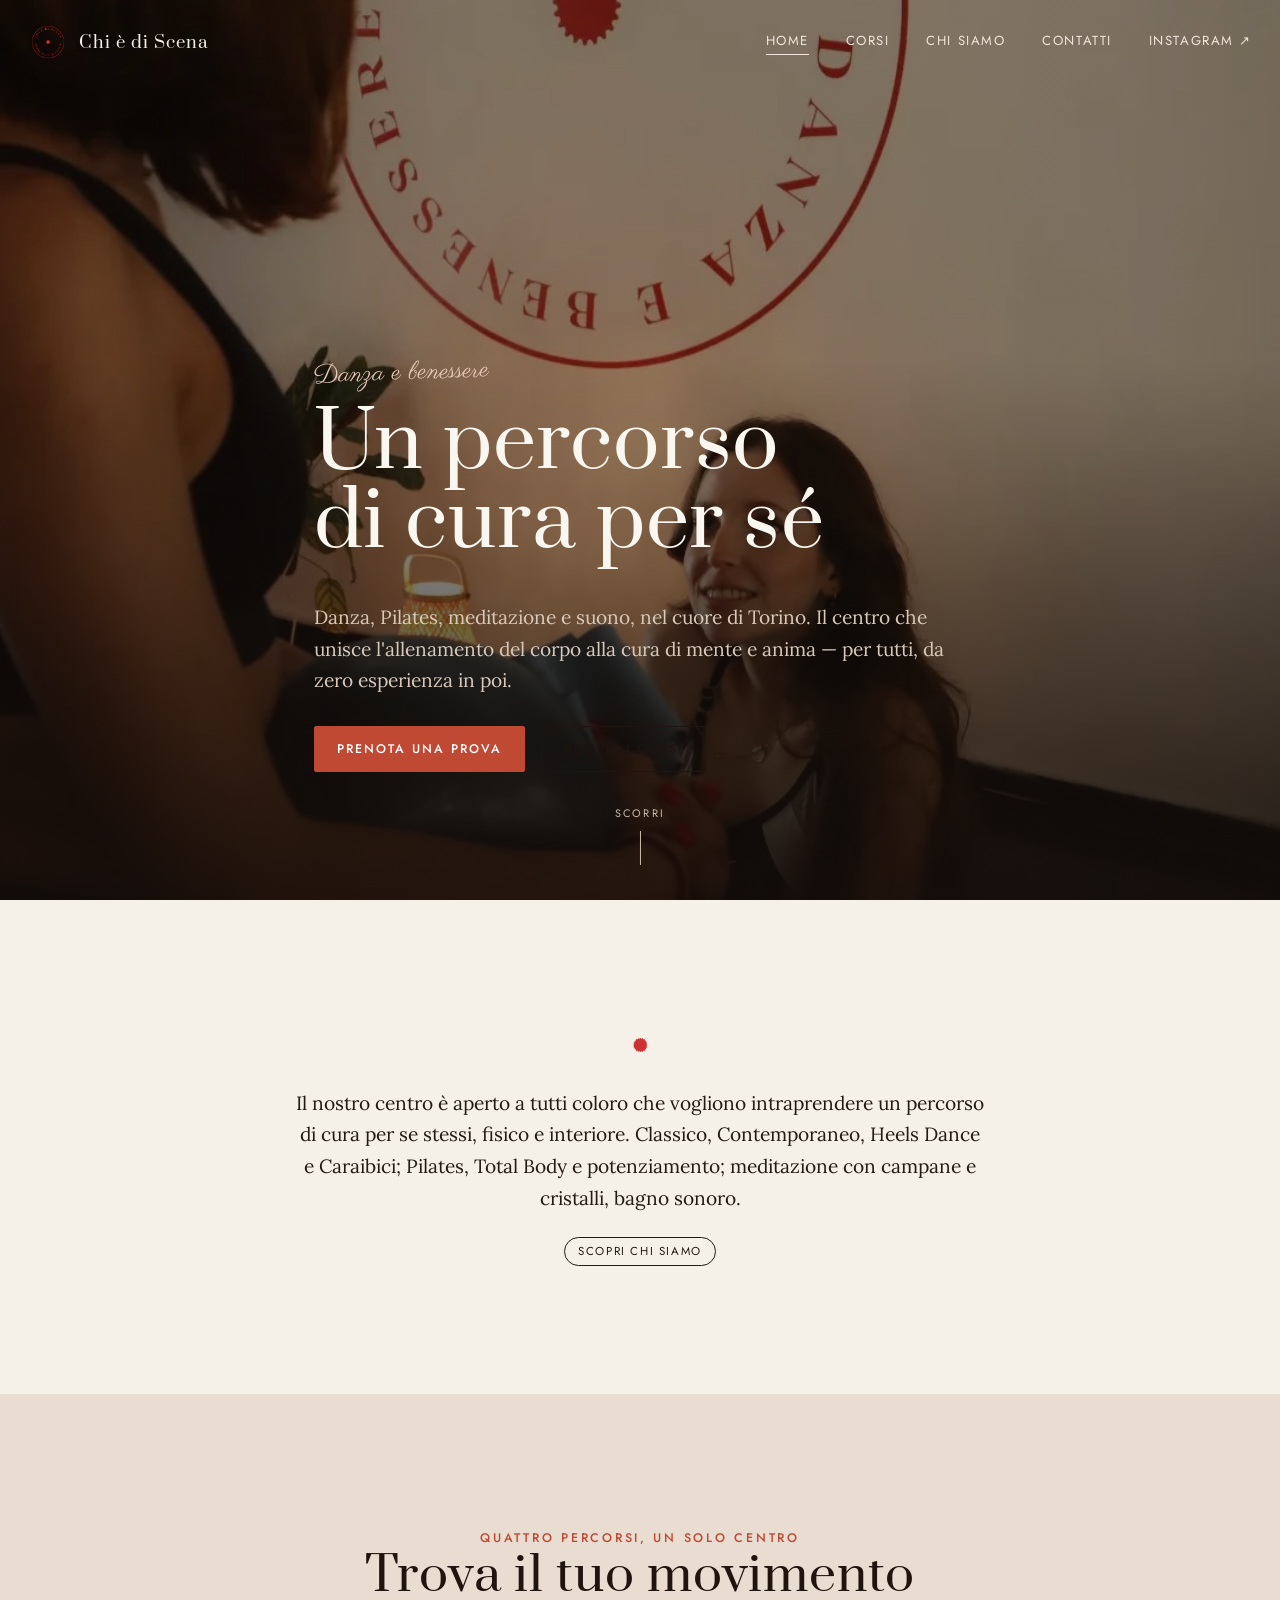
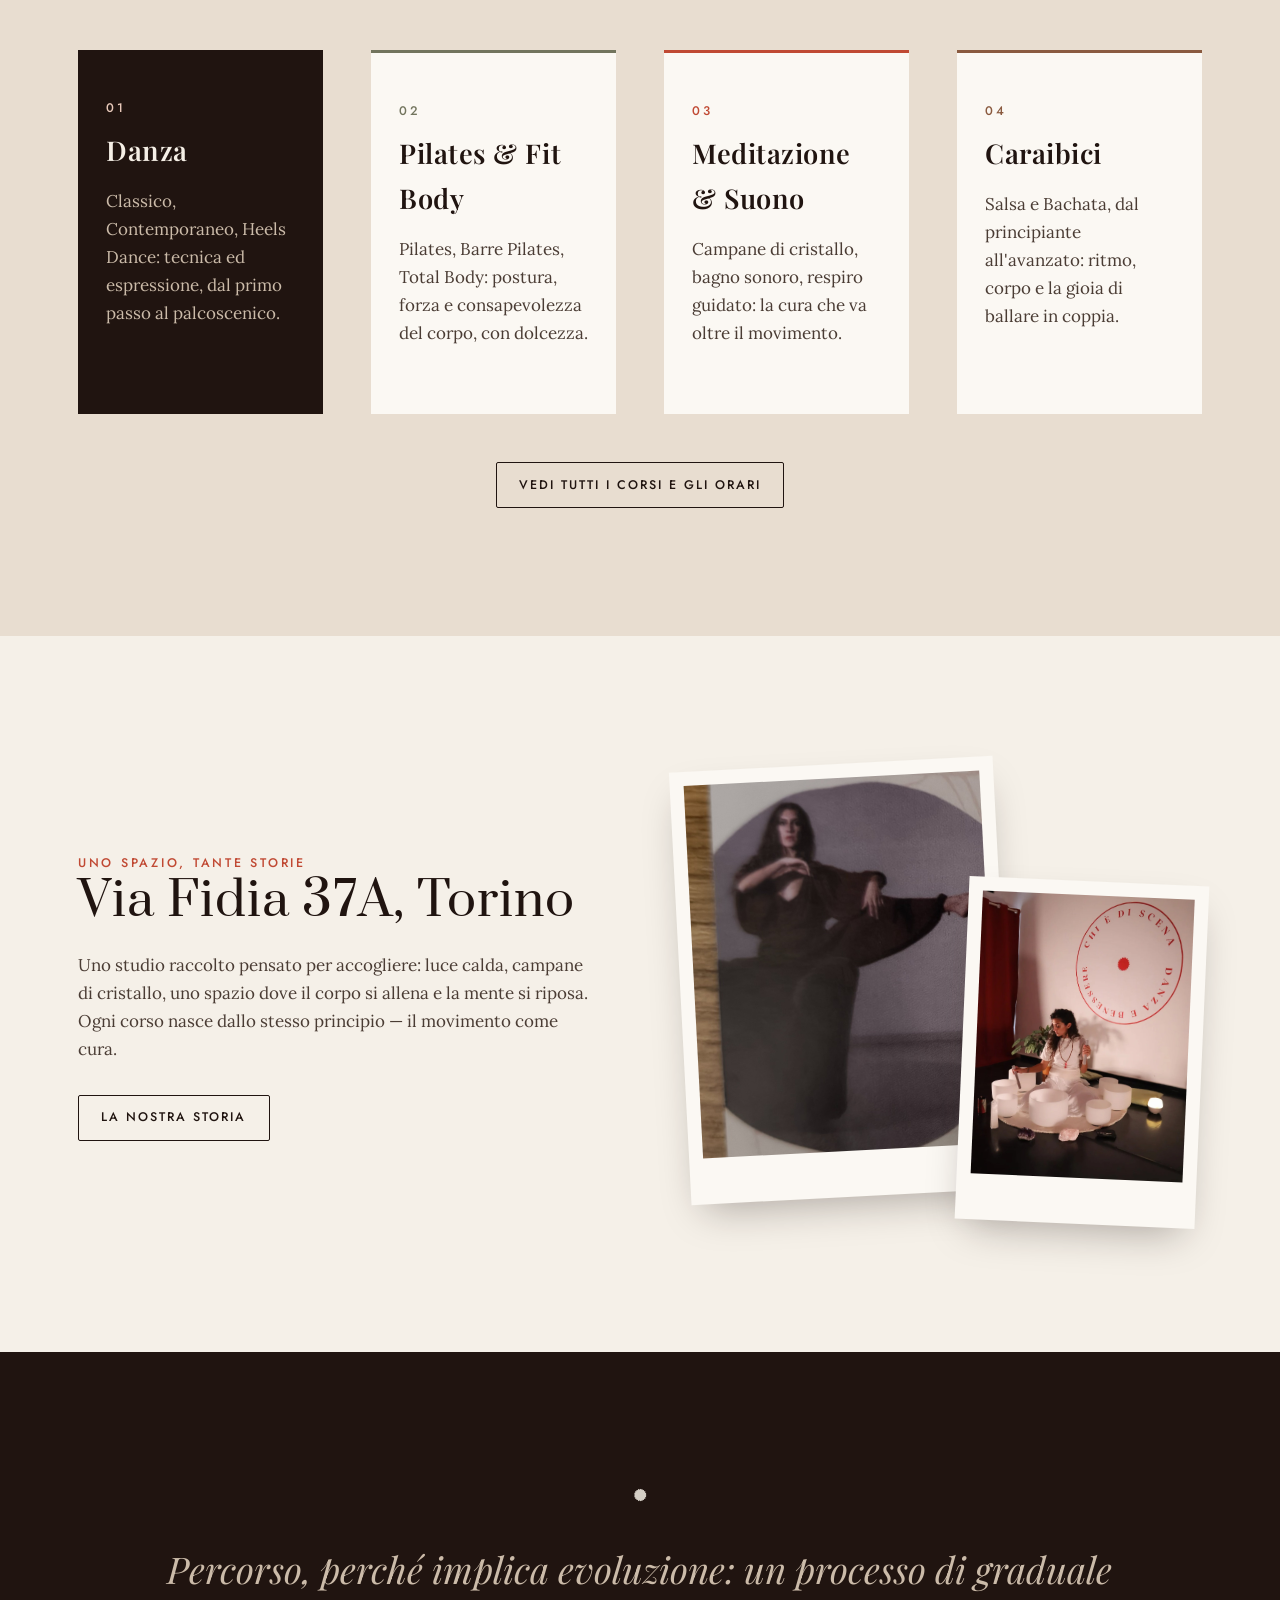
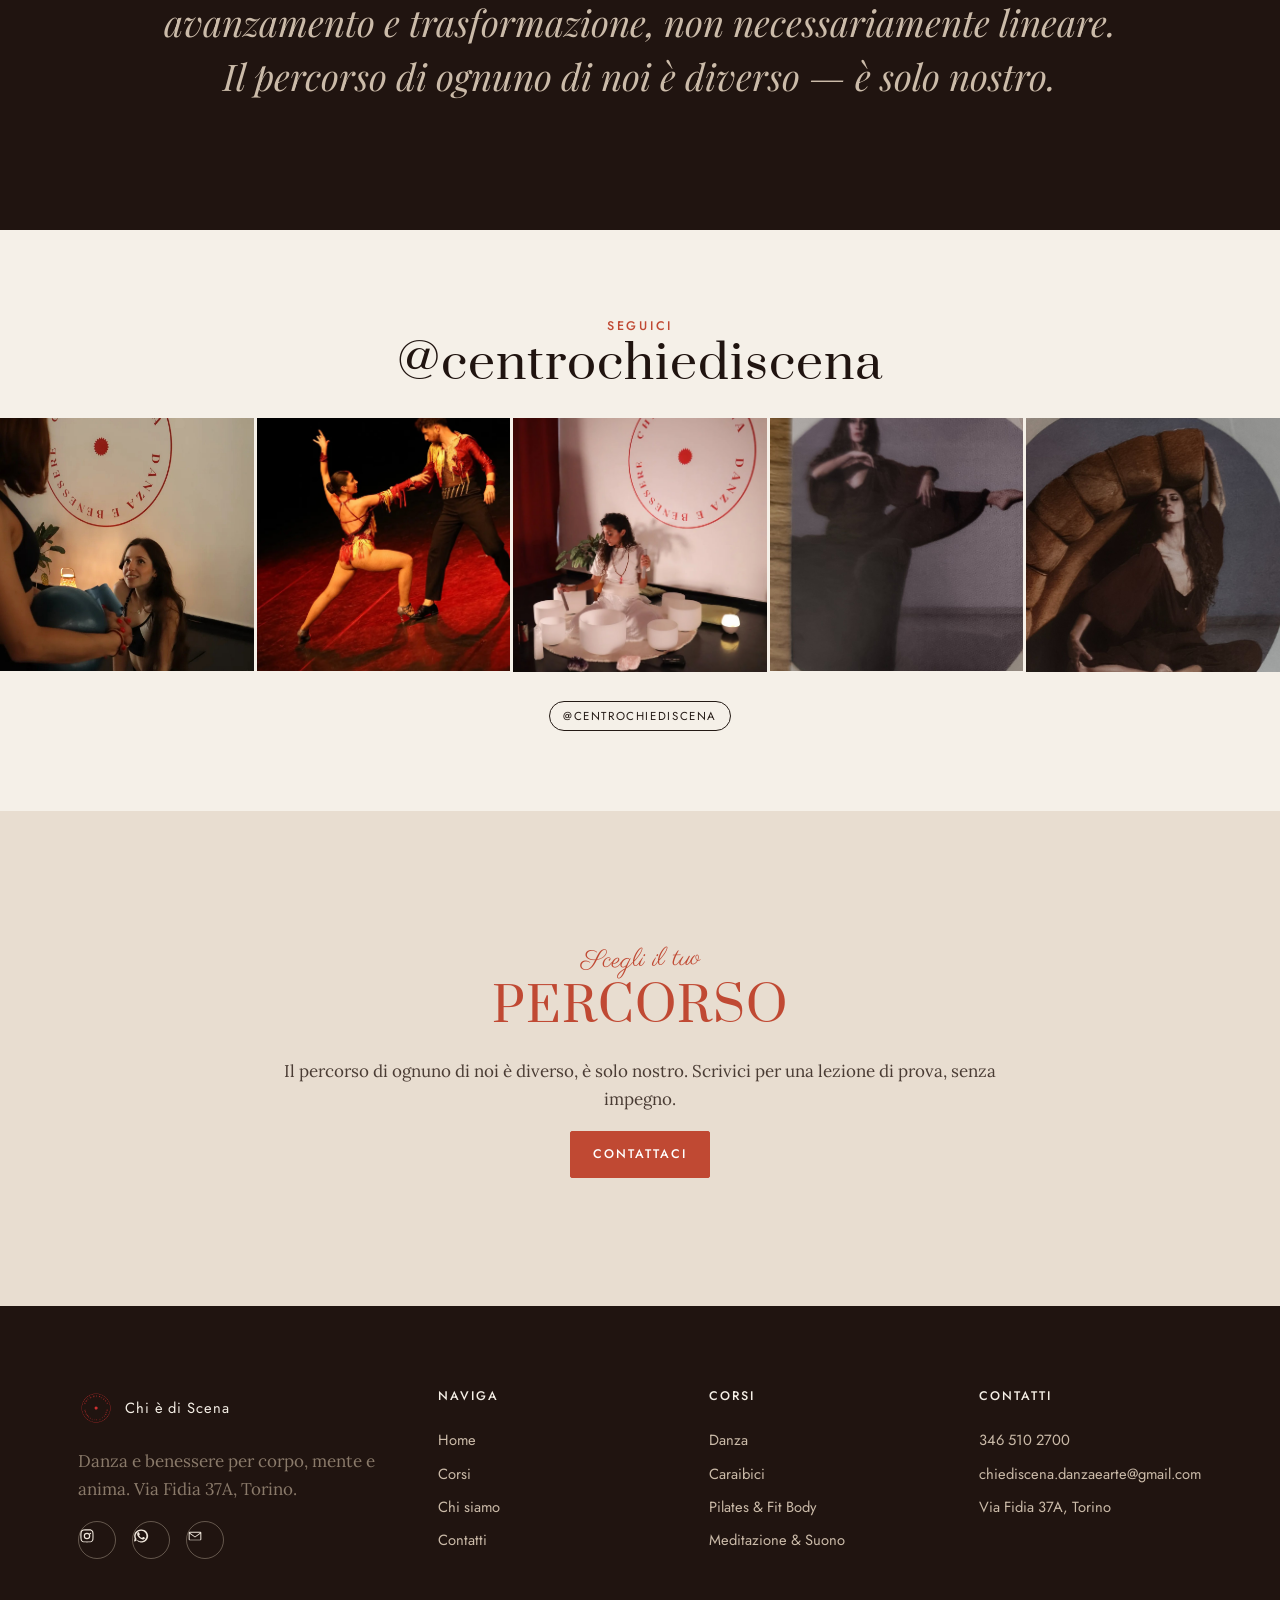
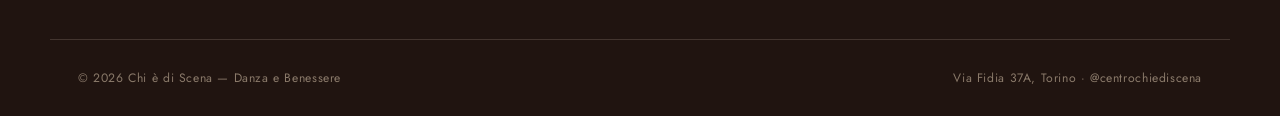
<file: index.html>
<!DOCTYPE html>
<html lang="it">
<head>
<meta charset="UTF-8">
<meta name="viewport" content="width=device-width, initial-scale=1.0">
<title>Chi è di Scena — Danza e Benessere per Tutti | Torino</title>
<meta name="description" content="Danza, Pilates, meditazione e benessere nel cuore di Torino. Un percorso di cura per sé, fisico e interiore. Via Fidia 37A.">
<link rel="icon" href="assets/img/logo-mark.png">
<link rel="stylesheet" href="assets/css/style.css">
</head>
<body>

<header class="site-header on-dark">
  <a href="index.html" class="brand"><img src="assets/img/logo-mark.png" alt="Chi è di Scena"> Chi è di Scena</a>
  <nav class="main-nav">
    <a href="index.html" class="active">Home</a>
    <a href="corsi.html">Corsi</a>
    <a href="chi-siamo.html">Chi siamo</a>
    <a href="contatti.html">Contatti</a>
    <a href="https://www.instagram.com/centrochiediscena/" target="_blank" rel="noopener">Instagram ↗</a>
  </nav>
  <button class="nav-toggle" aria-label="Apri il menu" aria-expanded="false"><span></span><span></span><span></span></button>
</header>

<!-- ================= HERO ================= -->
<section class="hero" data-on-dark style="background-image:url('assets/img/studio-interior-full.jpg')">
  <div class="container hero-inner">
    <span class="script">Danza e benessere</span>
    <h1>Un percorso<br>di cura per sé</h1>
    <p class="lead">Danza, Pilates, meditazione e suono, nel cuore di Torino. Il centro che unisce l'allenamento del corpo alla cura di mente e anima — per tutti, da zero esperienza in poi.</p>
    <div class="hero-cta">
      <a href="contatti.html" class="btn primary">Prenota una prova</a>
      <a href="corsi.html" class="btn">Scopri i corsi</a>
    </div>
  </div>
  <div class="scroll-cue"><span>Scorri</span><span class="line"></span></div>
</section>

<!-- ================= MANIFESTO ================= -->
<section class="section">
  <div class="container center max-w reveal">
    <img src="assets/img/sunburst.png" alt="" width="34" style="margin:0 auto 1.6rem;">
    <p class="lead">Il nostro centro è aperto a tutti coloro che vogliono intraprendere un percorso di cura per se stessi, fisico e interiore. Classico, Contemporaneo, Heels Dance e Caraibici; Pilates, Total Body e potenziamento; meditazione con campane e cristalli, bagno sonoro.</p>
    <a href="chi-siamo.html" class="badge-oval">Scopri chi siamo</a>
  </div>
</section>

<!-- ================= PILASTRI ================= -->
<section class="section deep">
  <div class="container">
    <div class="kicker-block center reveal">
      <span class="eyebrow">Quattro percorsi, un solo centro</span>
      <h2>Trova il tuo movimento</h2>
    </div>
    <div class="grid grid-4 stagger" style="margin-top: var(--space-4);">
      <div class="pillar reveal" style="background:var(--near-black); color:#efe6db;">
        <span class="eyebrow" style="color:#e8c9ba;">01</span>
        <h3 style="color:#f5efe6;">Danza</h3>
        <p style="color:#cbbba9;">Classico, Contemporaneo, Heels Dance: tecnica ed espressione, dal primo passo al palcoscenico.</p>
      </div>
      <div class="pillar reveal" style="background:var(--paper); border-top:3px solid var(--sage);">
        <span class="eyebrow" style="color:var(--sage);">02</span>
        <h3>Pilates &amp; Fit Body</h3>
        <p>Pilates, Barre Pilates, Total Body: postura, forza e consapevolezza del corpo, con dolcezza.</p>
      </div>
      <div class="pillar reveal" style="background:var(--paper); border-top:3px solid var(--brick);">
        <span class="eyebrow" style="color:var(--brick);">03</span>
        <h3>Meditazione &amp; Suono</h3>
        <p>Campane di cristallo, bagno sonoro, respiro guidato: la cura che va oltre il movimento.</p>
      </div>
      <div class="pillar reveal" style="background:var(--paper); border-top:3px solid var(--terracotta);">
        <span class="eyebrow" style="color:var(--terracotta);">04</span>
        <h3>Caraibici</h3>
        <p>Salsa e Bachata, dal principiante all'avanzato: ritmo, corpo e la gioia di ballare in coppia.</p>
      </div>
    </div>
    <div class="center" style="margin-top: var(--space-4);">
      <a href="corsi.html" class="btn">Vedi tutti i corsi e gli orari</a>
    </div>
  </div>
</section>

<!-- ================= COLLAGE / MOOD ================= -->
<section class="section">
  <div class="container">
    <div class="grid grid-2" style="align-items:center; gap: var(--space-5);">
      <div class="reveal">
        <span class="eyebrow">Uno spazio, tante storie</span>
        <h2>Via Fidia 37A, Torino</h2>
        <p>Uno studio raccolto pensato per accogliere: luce calda, campane di cristallo, uno spazio dove il corpo si allena e la mente si riposa. Ogni corso nasce dallo stesso principio — il movimento come cura.</p>
        <a href="chi-siamo.html" class="btn" style="margin-top:0.8rem;">La nostra storia</a>
      </div>
      <div class="collage reveal" style="position:relative; height: 460px;">
        <div class="print r-1" style="position:absolute; width:62%; left:0; top:0; z-index:2;">
          <img src="assets/img/photo-danza-scena.jpg" alt="Allieva durante una lezione di danza">
        </div>
        <div class="print r-2" style="position:absolute; width:46%; right:0; bottom:0; z-index:3;">
          <img src="assets/img/meditazione-campane.jpg" alt="Meditazione con campane di cristallo">
        </div>
      </div>
    </div>
  </div>
</section>

<!-- ================= QUOTE ================= -->
<section class="section dark center">
  <div class="container">
    <img src="assets/img/sunburst-cream.png" alt="" width="30" style="margin: 0 auto 2rem; opacity:.85;" class="reveal">
    <p class="big-quote reveal">Percorso, perché implica evoluzione: un processo di graduale avanzamento e trasformazione, non necessariamente lineare. Il percorso di ognuno di noi è diverso — è solo nostro.</p>
  </div>
</section>

<!-- ================= INSTAGRAM ================= -->
<section class="section-sm">
  <div class="container">
    <div class="kicker-block center reveal">
      <span class="eyebrow">Seguici</span>
      <h2>@centrochiediscena</h2>
    </div>
  </div>
  <div class="ig-strip reveal" style="margin-top: var(--space-3);">
    <a href="https://www.instagram.com/centrochiediscena/" target="_blank" rel="noopener"><img src="assets/img/studio-interior-crop.jpg" alt="Nel nostro studio"></a>
    <a href="https://www.instagram.com/centrochiediscena/" target="_blank" rel="noopener"><img src="assets/img/caraibici.jpg" alt="Salsa e Bachata"></a>
    <a href="https://www.instagram.com/centrochiediscena/" target="_blank" rel="noopener"><img src="assets/img/meditazione-campane.jpg" alt="Meditazione con campane di cristallo"></a>
    <a href="https://www.instagram.com/centrochiediscena/" target="_blank" rel="noopener"><img src="assets/img/photo-danza-scena.jpg" alt="Danza"></a>
    <a href="https://www.instagram.com/centrochiediscena/" target="_blank" rel="noopener"><img src="assets/img/photo-danza-nido.jpg" alt="Momenti di danza"></a>
  </div>
  <div class="container center" style="margin-top: var(--space-3);">
    <a href="https://www.instagram.com/centrochiediscena/" target="_blank" rel="noopener" class="badge-oval">@centrochiediscena</a>
  </div>
</section>

<!-- ================= CTA FINALE ================= -->
<section class="section deep center">
  <div class="container reveal">
    <span class="script">Scegli il tuo</span>
    <h2 style="color:var(--brick);">PERCORSO</h2>
    <p class="max-w">Il percorso di ognuno di noi è diverso, è solo nostro. Scrivici per una lezione di prova, senza impegno.</p>
    <a href="contatti.html" class="btn primary">Contattaci</a>
  </div>
</section>

<!-- ================= FOOTER ================= -->
<footer class="site-footer">
  <div class="container footer-grid">
    <div>
      <a href="index.html" class="brand" style="color:#f5efe6; margin-bottom:1rem; display:inline-flex;"><img src="assets/img/logo-mark.png" alt="" style="height:36px;width:36px;"> Chi è di Scena</a>
      <p style="color:#8a7a6a; max-width:26em;">Danza e benessere per corpo, mente e anima. Via Fidia 37A, Torino.</p>
      <div class="social-row">
        <a href="https://www.instagram.com/centrochiediscena/" target="_blank" rel="noopener" aria-label="Instagram"><svg viewBox="0 0 24 24"><path d="M12 2c2.7 0 3.1 0 4.1.06 1.1.05 1.8.2 2.4.45.7.27 1.2.62 1.7 1.13.5.5.9 1 1.1 1.7.2.6.4 1.3.4 2.4.1 1 .1 1.4.1 4.1s0 3.1-.1 4.1c-.1 1.1-.2 1.8-.4 2.4-.3.7-.6 1.2-1.1 1.7-.5.5-1 .9-1.7 1.1-.6.2-1.3.4-2.4.4-1 .1-1.4.1-4.1.1s-3.1 0-4.1-.1c-1.1-.1-1.8-.2-2.4-.4-.7-.3-1.2-.6-1.7-1.1-.5-.5-.9-1-1.1-1.7-.2-.6-.4-1.3-.4-2.4C2 15.1 2 14.7 2 12s0-3.1.1-4.1c.1-1.1.2-1.8.4-2.4.3-.7.6-1.2 1.1-1.7.5-.5 1-.9 1.7-1.1.6-.2 1.3-.4 2.4-.4C8.9 2 9.3 2 12 2zm0 1.8c-2.6 0-3 0-4 .1-1 .1-1.5.2-1.9.4-.5.2-.8.4-1.1.7-.3.3-.6.6-.7 1.1-.2.4-.3.9-.4 1.9-.1 1-.1 1.4-.1 4s0 3 .1 4c.1 1 .2 1.5.4 1.9.2.5.4.8.7 1.1.3.3.6.6 1.1.7.4.2.9.3 1.9.4 1 .1 1.4.1 4 .1s3 0 4-.1c1-.1 1.5-.2 1.9-.4.5-.2.8-.4 1.1-.7.3-.3.6-.6.7-1.1.2-.4.3-.9.4-1.9.1-1 .1-1.4.1-4s0-3-.1-4c-.1-1-.2-1.5-.4-1.9-.2-.5-.4-.8-.7-1.1-.3-.3-.6-.6-1.1-.7-.4-.2-.9-.3-1.9-.4-1-.1-1.4-.1-4-.1zm0 3.3a4.9 4.9 0 110 9.8 4.9 4.9 0 010-9.8zm0 1.8a3.1 3.1 0 100 6.2 3.1 3.1 0 000-6.2zm5.1-1.9a1.15 1.15 0 110 2.3 1.15 1.15 0 010-2.3z"/></svg></a>
        <a href="https://wa.me/393465102700" target="_blank" rel="noopener" aria-label="WhatsApp"><svg viewBox="0 0 24 24"><path d="M17.5 14.4c-.3-.15-1.7-.85-2-.95-.27-.1-.46-.15-.66.15-.2.3-.75 .95-.92 1.14-.17.2-.34.22-.63.07-.3-.15-1.24-.46-2.36-1.46-.87-.78-1.46-1.74-1.63-2.03-.17-.3-.02-.46.13-.6.13-.13.3-.34.44-.5.15-.17.2-.3.3-.5.1-.2.05-.37-.02-.52-.08-.15-.66-1.6-.92-2.18-.24-.58-.48-.5-.66-.5h-.56c-.2 0-.5.07-.77.37-.26.3-1 .98-1 2.4s1.03 2.78 1.18 2.97c.15.2 2.02 3.08 4.9 4.32.68.3 1.22.47 1.63.6.68.22 1.31.19 1.8.11.55-.08 1.7-.7 1.94-1.36.24-.67.24-1.24.17-1.36-.07-.12-.26-.2-.56-.35zM12 2.2A9.8 9.8 0 002.5 15.7L1.5 20.3l4.7-1.2A9.8 9.8 0 1012 2.2zm0 1.8a8 8 0 11-4.3 14.7l-.3-.2-2.8.7.75-2.75-.2-.3A8 8 0 0112 4z"/></svg></a>
        <a href="mailto:chiediscena.danzaearte@gmail.com" aria-label="Email"><svg viewBox="0 0 24 24"><path d="M4 5.5h16A1.5 1.5 0 0121.5 7v10a1.5 1.5 0 01-1.5 1.5H4A1.5 1.5 0 012.5 17V7A1.5 1.5 0 014 5.5zm.3 1.5L12 12.8 19.7 7H4.3zM20 8.6l-7.6 5.4a.7.7 0 01-.8 0L4 8.6V17c0 .3.2.5.5.5h15c.3 0 .5-.2.5-.5V8.6z"/></svg></a>
      </div>
    </div>
    <div>
      <h4>Naviga</h4>
      <a href="index.html">Home</a>
      <a href="corsi.html">Corsi</a>
      <a href="chi-siamo.html">Chi siamo</a>
      <a href="contatti.html">Contatti</a>
    </div>
    <div>
      <h4>Corsi</h4>
      <a href="corsi.html#danza">Danza</a>
      <a href="corsi.html#caraibici">Caraibici</a>
      <a href="corsi.html#pilates">Pilates &amp; Fit Body</a>
      <a href="corsi.html#meditazione">Meditazione &amp; Suono</a>
    </div>
    <div>
      <h4>Contatti</h4>
      <a href="tel:+393465102700">346 510 2700</a>
      <a href="mailto:chiediscena.danzaearte@gmail.com">chiediscena.danzaearte@gmail.com</a>
      <a href="https://maps.google.com/?q=Via+Fidia+37A+Torino" target="_blank" rel="noopener">Via Fidia 37A, Torino</a>
    </div>
  </div>
  <div class="container footer-bottom">
    <span>© <span data-year>2026</span> Chi è di Scena — Danza e Benessere</span>
    <span>Via Fidia 37A, Torino · @centrochiediscena</span>
  </div>
</footer>

<script src="assets/js/main.js"></script>
</body>
</html>
</file>
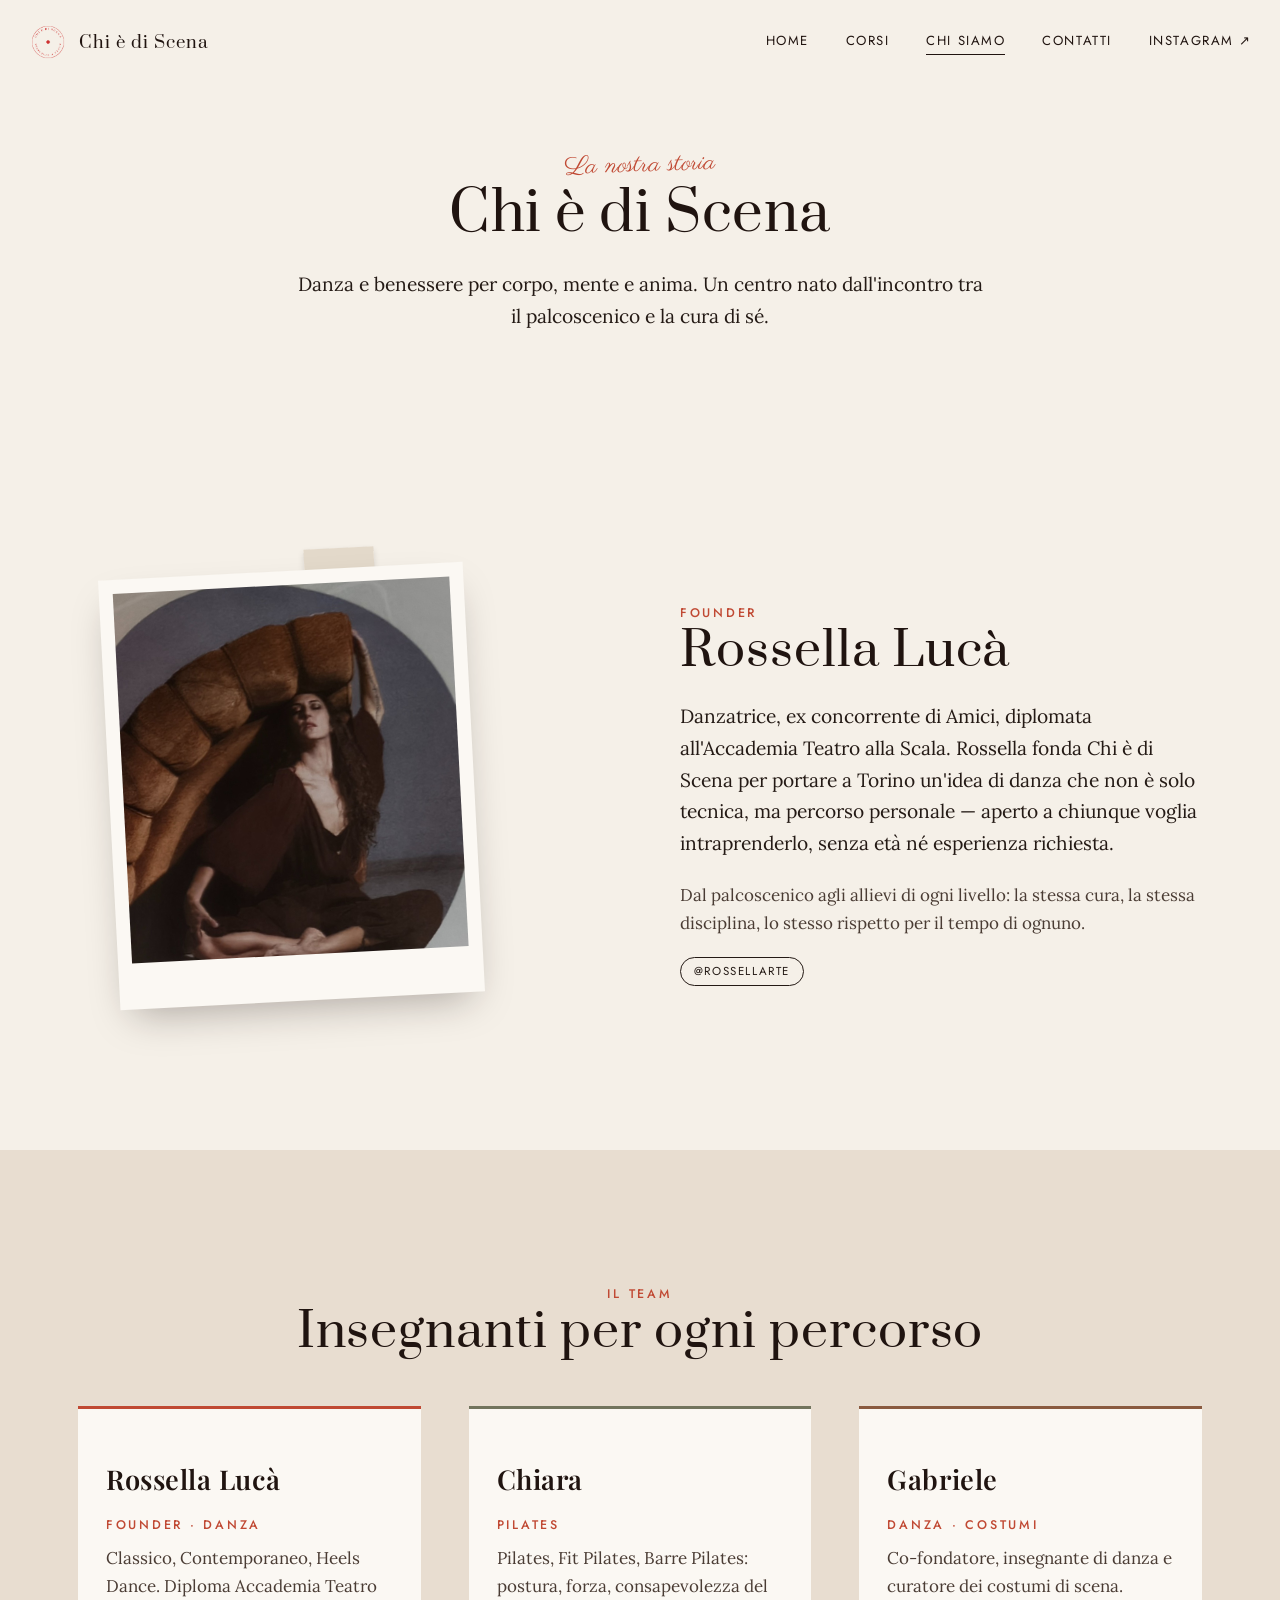
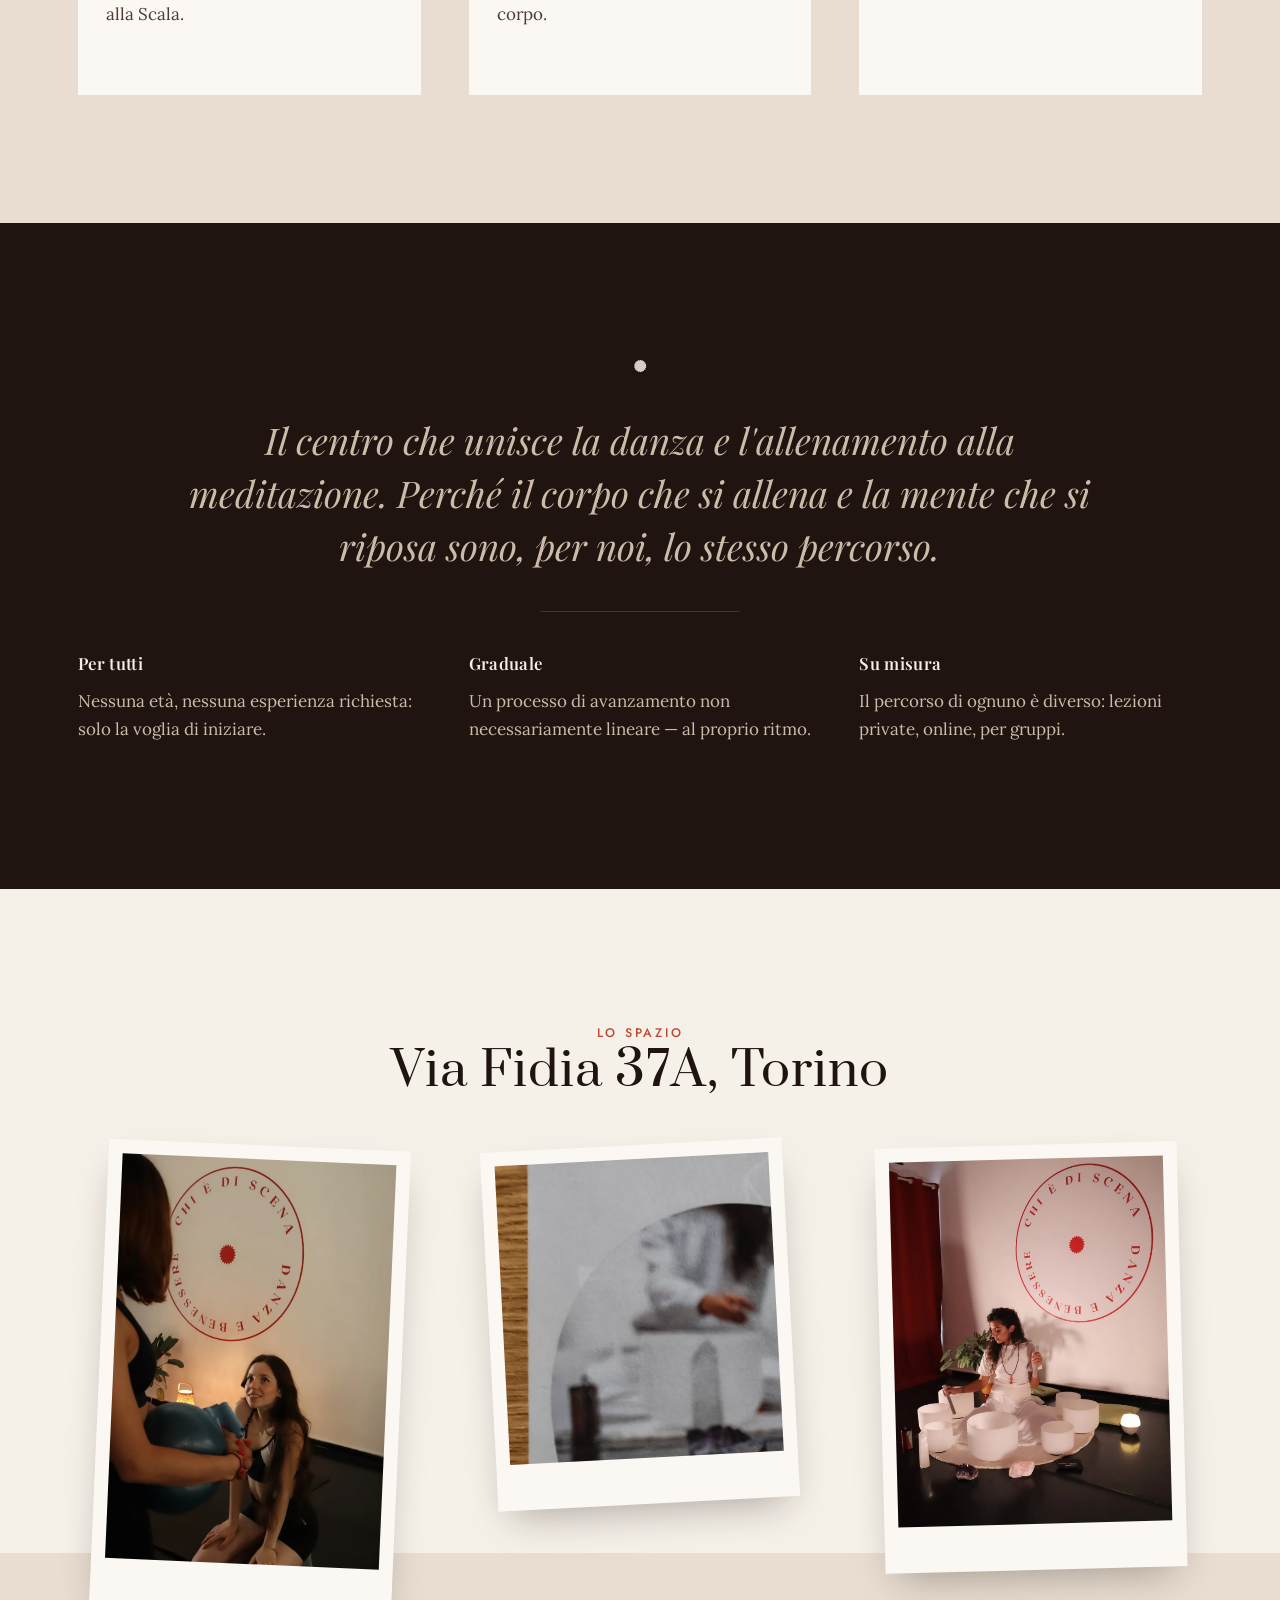
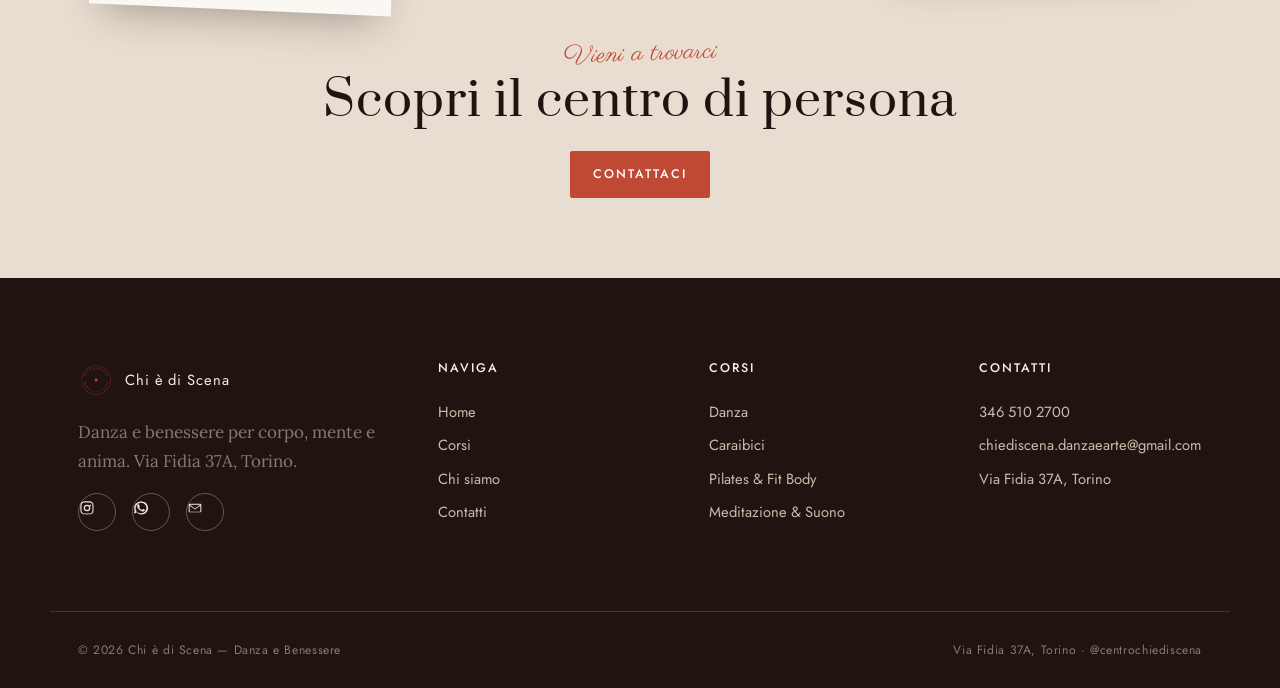
<file: chi-siamo.html>
<!DOCTYPE html>
<html lang="it">
<head>
<meta charset="UTF-8">
<meta name="viewport" content="width=device-width, initial-scale=1.0">
<title>Chi Siamo — Chi è di Scena | Torino</title>
<meta name="description" content="La storia del centro Chi è di Scena: Rossella Lucà, il team e la filosofia che unisce danza, allenamento e meditazione.">
<link rel="icon" href="assets/img/logo-mark.png">
<link rel="stylesheet" href="assets/css/style.css">
</head>
<body>

<header class="site-header">
  <a href="index.html" class="brand"><img src="assets/img/logo-mark.png" alt="Chi è di Scena"> Chi è di Scena</a>
  <nav class="main-nav">
    <a href="index.html">Home</a>
    <a href="corsi.html">Corsi</a>
    <a href="chi-siamo.html" class="active">Chi siamo</a>
    <a href="contatti.html">Contatti</a>
    <a href="https://www.instagram.com/centrochiediscena/" target="_blank" rel="noopener">Instagram ↗</a>
  </nav>
  <button class="nav-toggle" aria-label="Apri il menu" aria-expanded="false"><span></span><span></span><span></span></button>
</header>

<section class="section-sm" style="padding-top: 9rem;">
  <div class="container center max-w reveal">
    <span class="script">La nostra storia</span>
    <h1 style="font-size:clamp(2.2rem,5vw,3.4rem);">Chi è di Scena</h1>
    <p class="lead">Danza e benessere per corpo, mente e anima. Un centro nato dall'incontro tra il palcoscenico e la cura di sé.</p>
  </div>
</section>

<!-- ================= FOUNDER ================= -->
<section class="section">
  <div class="container">
    <div class="grid grid-2" style="align-items:center; gap: var(--space-5);">
      <div class="collage reveal" style="height:460px; position:relative;">
        <div class="tape"></div>
        <div class="print r-1" style="position:absolute; width:70%; left:6%; top:2%;"><img src="assets/img/photo-danza-nido.jpg" alt="Rossella Lucà durante una performance"></div>
      </div>
      <div class="reveal">
        <span class="eyebrow">Founder</span>
        <h2>Rossella Lucà</h2>
        <p class="lead">Danzatrice, ex concorrente di Amici, diplomata all'Accademia Teatro alla Scala. Rossella fonda Chi è di Scena per portare a Torino un'idea di danza che non è solo tecnica, ma percorso personale — aperto a chiunque voglia intraprenderlo, senza età né esperienza richiesta.</p>
        <p>Dal palcoscenico agli allievi di ogni livello: la stessa cura, la stessa disciplina, lo stesso rispetto per il tempo di ognuno.</p>
        <a href="https://www.instagram.com/rossellarte/" target="_blank" rel="noopener" class="badge-oval">@rossellarte</a>
      </div>
    </div>
  </div>
</section>

<!-- ================= TEAM ================= -->
<section class="section deep">
  <div class="container">
    <div class="kicker-block center reveal">
      <span class="eyebrow">Il team</span>
      <h2>Insegnanti per ogni percorso</h2>
    </div>
    <div class="grid grid-3 stagger" style="margin-top: var(--space-4);">
      <div class="pillar reveal" style="background:var(--paper); border-top:3px solid var(--brick);">
        <h3>Rossella Lucà</h3>
        <p><span class="eyebrow" style="display:block; margin-bottom:.5rem;">Founder · Danza</span>Classico, Contemporaneo, Heels Dance. Diploma Accademia Teatro alla Scala.</p>
      </div>
      <div class="pillar reveal" style="background:var(--paper); border-top:3px solid var(--sage);">
        <h3>Chiara</h3>
        <p><span class="eyebrow" style="display:block; margin-bottom:.5rem;">Pilates</span>Pilates, Fit Pilates, Barre Pilates: postura, forza, consapevolezza del corpo.</p>
      </div>
      <div class="pillar reveal" style="background:var(--paper); border-top:3px solid var(--terracotta);">
        <h3>Gabriele</h3>
        <p><span class="eyebrow" style="display:block; margin-bottom:.5rem;">Danza · Costumi</span>Co-fondatore, insegnante di danza e curatore dei costumi di scena.</p>
      </div>
    </div>
  </div>
</section>

<!-- ================= FILOSOFIA ================= -->
<section class="section dark center">
  <div class="container">
    <img src="assets/img/sunburst-cream.png" alt="" width="30" style="margin: 0 auto 2rem; opacity:.85;" class="reveal">
    <p class="big-quote reveal">Il centro che unisce la danza e l'allenamento alla meditazione. Perché il corpo che si allena e la mente che si riposa sono, per noi, lo stesso percorso.</p>
    <hr class="rule" style="max-width:200px; margin:2.4rem auto;">
    <div class="grid grid-3 reveal" style="text-align:left; margin-top:2rem;">
      <div><h3 style="color:#f5efe6; font-size:1.05rem;">Per tutti</h3><p style="color:#cbbba9;">Nessuna età, nessuna esperienza richiesta: solo la voglia di iniziare.</p></div>
      <div><h3 style="color:#f5efe6; font-size:1.05rem;">Graduale</h3><p style="color:#cbbba9;">Un processo di avanzamento non necessariamente lineare — al proprio ritmo.</p></div>
      <div><h3 style="color:#f5efe6; font-size:1.05rem;">Su misura</h3><p style="color:#cbbba9;">Il percorso di ognuno è diverso: lezioni private, online, per gruppi.</p></div>
    </div>
  </div>
</section>

<!-- ================= SPAZIO ================= -->
<section class="section">
  <div class="container">
    <div class="kicker-block center reveal">
      <span class="eyebrow">Lo spazio</span>
      <h2>Via Fidia 37A, Torino</h2>
    </div>
    <div class="grid grid-3 stagger" style="margin-top: var(--space-4);">
      <div class="collage reveal" style="height:280px; position:relative;">
        <div class="print r-2" style="position:absolute; width:88%; left:6%; top:0;"><img src="assets/img/studio-interior-crop.jpg" alt="Interno dello studio"></div>
      </div>
      <div class="collage reveal" style="height:280px; position:relative;">
        <div class="print r-1" style="position:absolute; width:88%; left:6%; top:0;"><img src="assets/img/photo-cristalli.jpg" alt="Angolo dedicato alla meditazione"></div>
      </div>
      <div class="collage reveal" style="height:280px; position:relative;">
        <div class="print r-3" style="position:absolute; width:88%; left:6%; top:0;"><img src="assets/img/meditazione-campane.jpg" alt="Meditazione con campane di cristallo"></div>
      </div>
    </div>
  </div>
</section>

<section class="section-sm center deep">
  <div class="container reveal">
    <span class="script">Vieni a trovarci</span>
    <h2>Scopri il centro di persona</h2>
    <a href="contatti.html" class="btn primary">Contattaci</a>
  </div>
</section>

<footer class="site-footer">
  <div class="container footer-grid">
    <div>
      <a href="index.html" class="brand" style="color:#f5efe6; margin-bottom:1rem; display:inline-flex;"><img src="assets/img/logo-mark.png" alt="" style="height:36px;width:36px;"> Chi è di Scena</a>
      <p style="color:#8a7a6a; max-width:26em;">Danza e benessere per corpo, mente e anima. Via Fidia 37A, Torino.</p>
      <div class="social-row">
        <a href="https://www.instagram.com/centrochiediscena/" target="_blank" rel="noopener" aria-label="Instagram"><svg viewBox="0 0 24 24"><path d="M12 2c2.7 0 3.1 0 4.1.06 1.1.05 1.8.2 2.4.45.7.27 1.2.62 1.7 1.13.5.5.9 1 1.1 1.7.2.6.4 1.3.4 2.4.1 1 .1 1.4.1 4.1s0 3.1-.1 4.1c-.1 1.1-.2 1.8-.4 2.4-.3.7-.6 1.2-1.1 1.7-.5.5-1 .9-1.7 1.1-.6.2-1.3.4-2.4.4-1 .1-1.4.1-4.1.1s-3.1 0-4.1-.1c-1.1-.1-1.8-.2-2.4-.4-.7-.3-1.2-.6-1.7-1.1-.5-.5-.9-1-1.1-1.7-.2-.6-.4-1.3-.4-2.4C2 15.1 2 14.7 2 12s0-3.1.1-4.1c.1-1.1.2-1.8.4-2.4.3-.7.6-1.2 1.1-1.7.5-.5 1-.9 1.7-1.1.6-.2 1.3-.4 2.4-.4C8.9 2 9.3 2 12 2zm0 1.8c-2.6 0-3 0-4 .1-1 .1-1.5.2-1.9.4-.5.2-.8.4-1.1.7-.3.3-.6.6-.7 1.1-.2.4-.3.9-.4 1.9-.1 1-.1 1.4-.1 4s0 3 .1 4c.1 1 .2 1.5.4 1.9.2.5.4.8.7 1.1.3.3.6.6 1.1.7.4.2.9.3 1.9.4 1 .1 1.4.1 4 .1s3 0 4-.1c1-.1 1.5-.2 1.9-.4.5-.2.8-.4 1.1-.7.3-.3.6-.6.7-1.1.2-.4.3-.9.4-1.9.1-1 .1-1.4.1-4s0-3-.1-4c-.1-1-.2-1.5-.4-1.9-.2-.5-.4-.8-.7-1.1-.3-.3-.6-.6-1.1-.7-.4-.2-.9-.3-1.9-.4-1-.1-1.4-.1-4-.1zm0 3.3a4.9 4.9 0 110 9.8 4.9 4.9 0 010-9.8zm0 1.8a3.1 3.1 0 100 6.2 3.1 3.1 0 000-6.2zm5.1-1.9a1.15 1.15 0 110 2.3 1.15 1.15 0 010-2.3z"/></svg></a>
        <a href="https://wa.me/393465102700" target="_blank" rel="noopener" aria-label="WhatsApp"><svg viewBox="0 0 24 24"><path d="M17.5 14.4c-.3-.15-1.7-.85-2-.95-.27-.1-.46-.15-.66.15-.2.3-.75 .95-.92 1.14-.17.2-.34.22-.63.07-.3-.15-1.24-.46-2.36-1.46-.87-.78-1.46-1.74-1.63-2.03-.17-.3-.02-.46.13-.6.13-.13.3-.34.44-.5.15-.17.2-.3.3-.5.1-.2.05-.37-.02-.52-.08-.15-.66-1.6-.92-2.18-.24-.58-.48-.5-.66-.5h-.56c-.2 0-.5.07-.77.37-.26.3-1 .98-1 2.4s1.03 2.78 1.18 2.97c.15.2 2.02 3.08 4.9 4.32.68.3 1.22.47 1.63.6.68.22 1.31.19 1.8.11.55-.08 1.7-.7 1.94-1.36.24-.67.24-1.24.17-1.36-.07-.12-.26-.2-.56-.35zM12 2.2A9.8 9.8 0 002.5 15.7L1.5 20.3l4.7-1.2A9.8 9.8 0 1012 2.2zm0 1.8a8 8 0 11-4.3 14.7l-.3-.2-2.8.7.75-2.75-.2-.3A8 8 0 0112 4z"/></svg></a>
        <a href="mailto:chiediscena.danzaearte@gmail.com" aria-label="Email"><svg viewBox="0 0 24 24"><path d="M4 5.5h16A1.5 1.5 0 0121.5 7v10a1.5 1.5 0 01-1.5 1.5H4A1.5 1.5 0 012.5 17V7A1.5 1.5 0 014 5.5zm.3 1.5L12 12.8 19.7 7H4.3zM20 8.6l-7.6 5.4a.7.7 0 01-.8 0L4 8.6V17c0 .3.2.5.5.5h15c.3 0 .5-.2.5-.5V8.6z"/></svg></a>
      </div>
    </div>
    <div>
      <h4>Naviga</h4>
      <a href="index.html">Home</a>
      <a href="corsi.html">Corsi</a>
      <a href="chi-siamo.html">Chi siamo</a>
      <a href="contatti.html">Contatti</a>
    </div>
    <div>
      <h4>Corsi</h4>
      <a href="corsi.html#danza">Danza</a>
      <a href="corsi.html#caraibici">Caraibici</a>
      <a href="corsi.html#pilates">Pilates &amp; Fit Body</a>
      <a href="corsi.html#meditazione">Meditazione &amp; Suono</a>
    </div>
    <div>
      <h4>Contatti</h4>
      <a href="tel:+393465102700">346 510 2700</a>
      <a href="mailto:chiediscena.danzaearte@gmail.com">chiediscena.danzaearte@gmail.com</a>
      <a href="https://maps.google.com/?q=Via+Fidia+37A+Torino" target="_blank" rel="noopener">Via Fidia 37A, Torino</a>
    </div>
  </div>
  <div class="container footer-bottom">
    <span>© <span data-year>2026</span> Chi è di Scena — Danza e Benessere</span>
    <span>Via Fidia 37A, Torino · @centrochiediscena</span>
  </div>
</footer>

<script src="assets/js/main.js"></script>
</body>
</html>
</file>
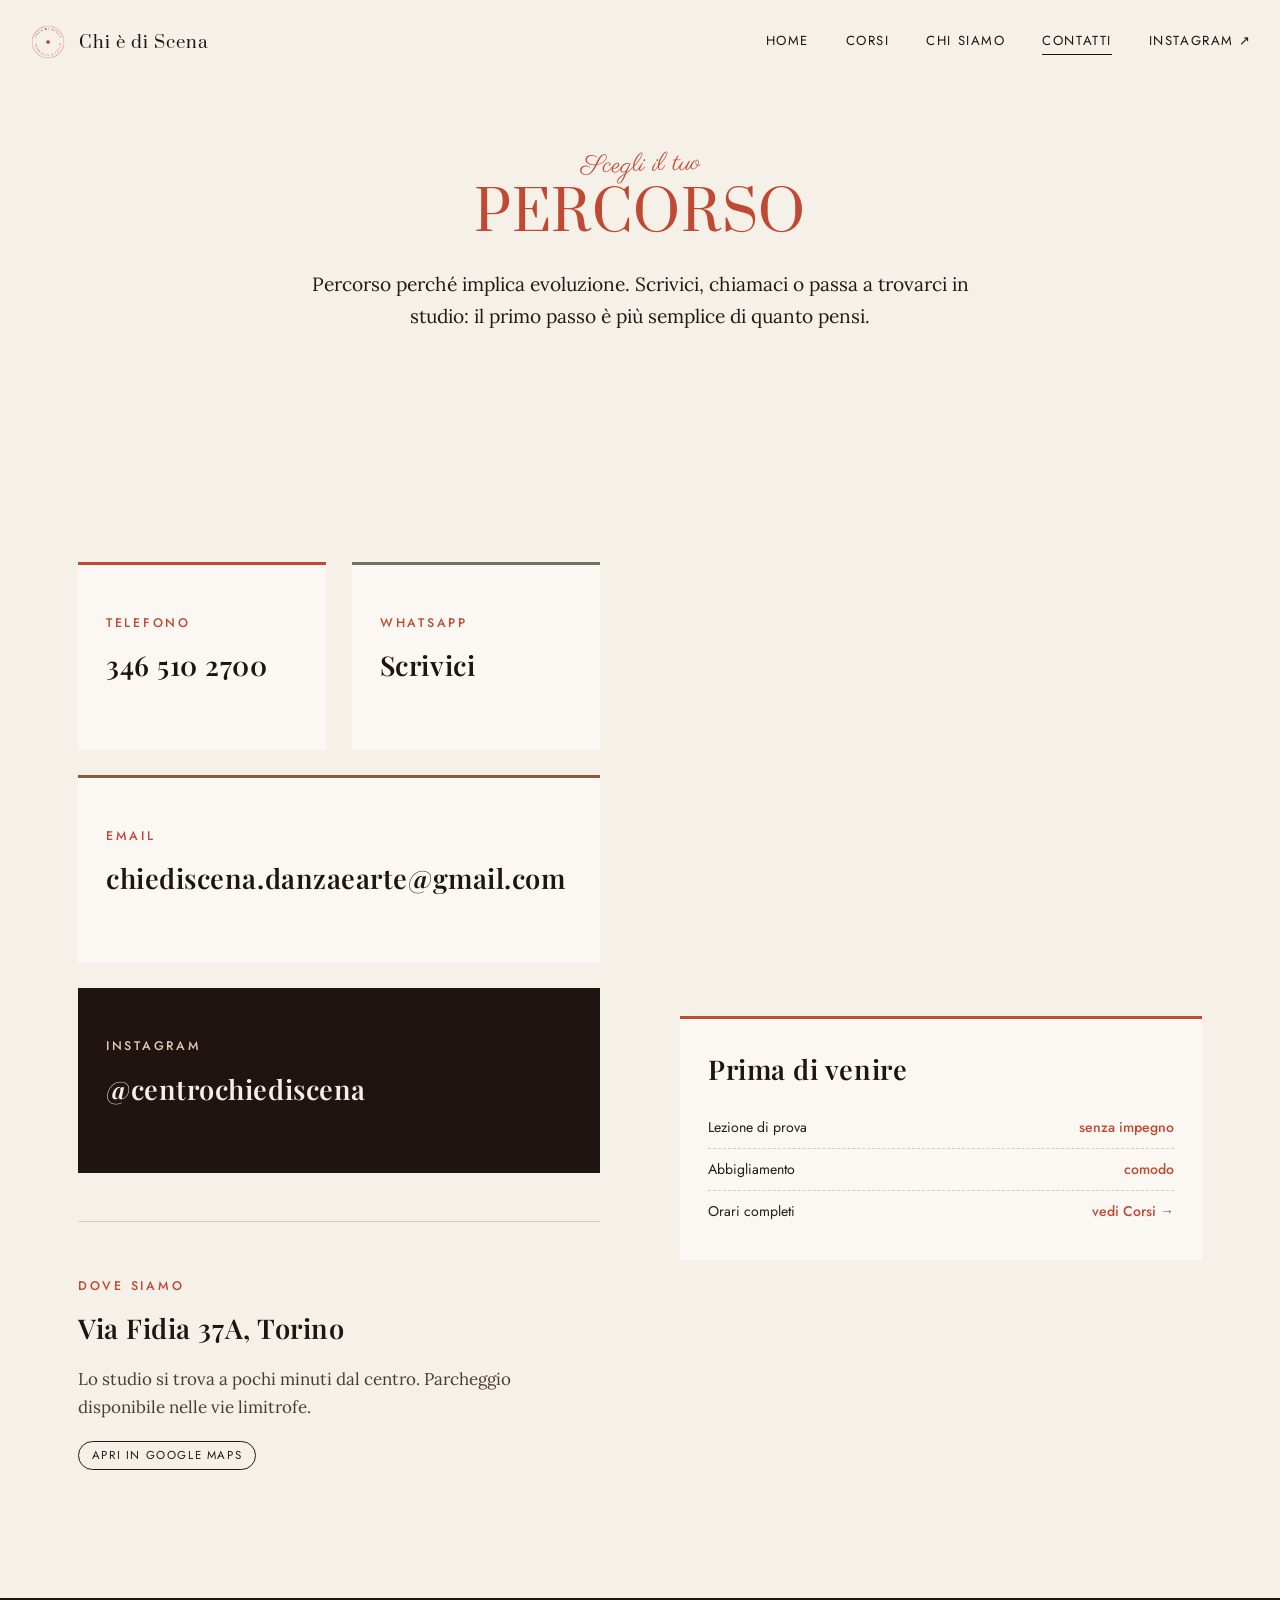
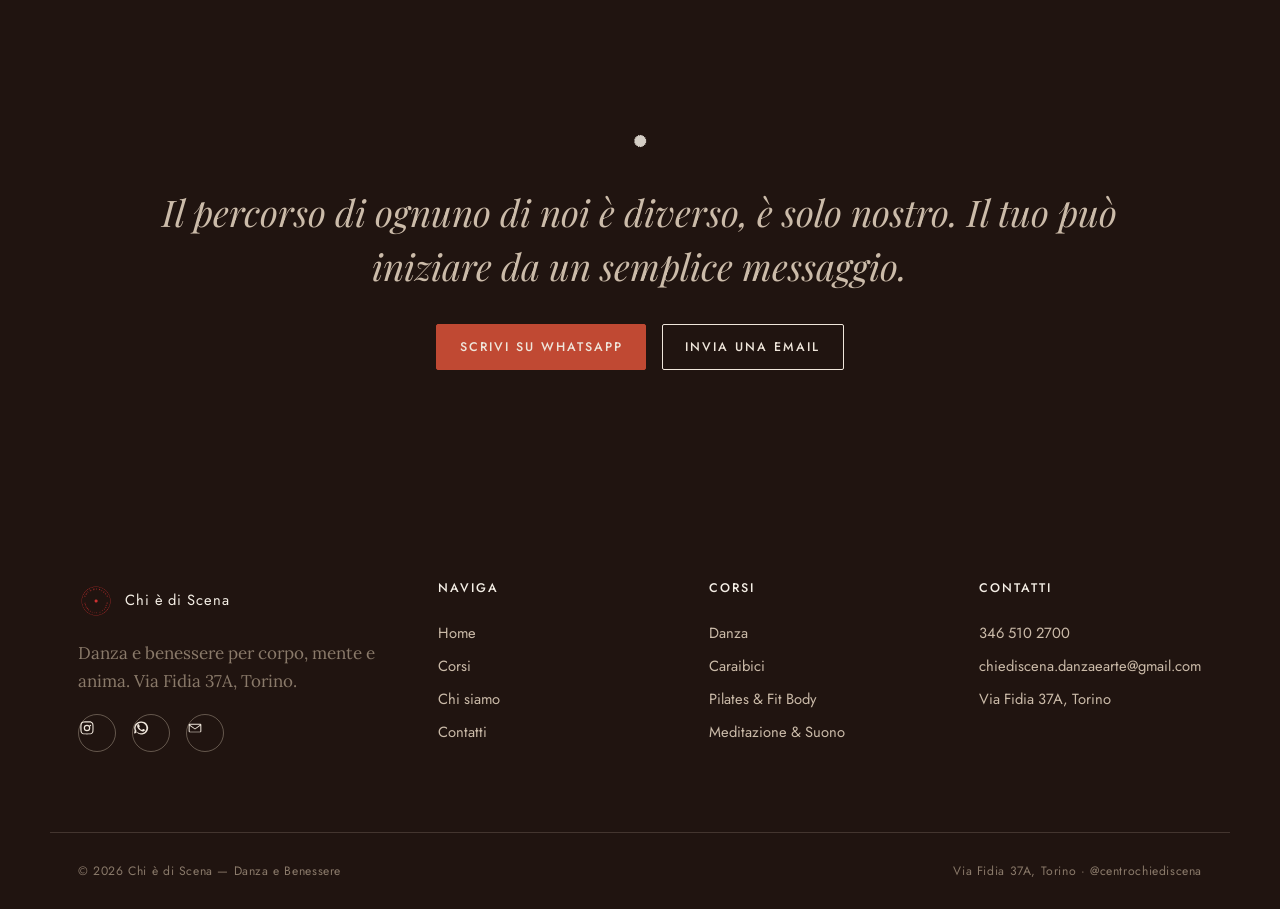
<file: contatti.html>
<!DOCTYPE html>
<html lang="it">
<head>
<meta charset="UTF-8">
<meta name="viewport" content="width=device-width, initial-scale=1.0">
<title>Contatti — Chi è di Scena | Torino</title>
<meta name="description" content="Via Fidia 37A, Torino. Scrivi, chiama o passa a trovarci per prenotare la tua lezione di prova.">
<link rel="icon" href="assets/img/logo-mark.png">
<link rel="stylesheet" href="assets/css/style.css">
</head>
<body>

<header class="site-header">
  <a href="index.html" class="brand"><img src="assets/img/logo-mark.png" alt="Chi è di Scena"> Chi è di Scena</a>
  <nav class="main-nav">
    <a href="index.html">Home</a>
    <a href="corsi.html">Corsi</a>
    <a href="chi-siamo.html">Chi siamo</a>
    <a href="contatti.html" class="active">Contatti</a>
    <a href="https://www.instagram.com/centrochiediscena/" target="_blank" rel="noopener">Instagram ↗</a>
  </nav>
  <button class="nav-toggle" aria-label="Apri il menu" aria-expanded="false"><span></span><span></span><span></span></button>
</header>

<section class="section-sm" style="padding-top: 9rem;">
  <div class="container center max-w reveal">
    <span class="script">Scegli il tuo</span>
    <h1 style="font-size:clamp(2.2rem,5vw,3.4rem); color:var(--brick);">PERCORSO</h1>
    <p class="lead">Percorso perché implica evoluzione. Scrivici, chiamaci o passa a trovarci in studio: il primo passo è più semplice di quanto pensi.</p>
  </div>
</section>

<section class="section">
  <div class="container">
    <div class="grid grid-2" style="gap: var(--space-5);">

      <div class="reveal">
        <div class="grid grid-2" style="gap: 1.6rem;">
          <a href="tel:+393465102700" class="pillar" style="background:var(--paper); border-top:3px solid var(--brick); display:block;">
            <span class="eyebrow">Telefono</span>
            <h3 style="margin-top:.4rem;">346 510 2700</h3>
          </a>
          <a href="https://wa.me/393465102700" target="_blank" rel="noopener" class="pillar" style="background:var(--paper); border-top:3px solid var(--sage); display:block;">
            <span class="eyebrow">WhatsApp</span>
            <h3 style="margin-top:.4rem;">Scrivici</h3>
          </a>
          <a href="mailto:chiediscena.danzaearte@gmail.com" class="pillar" style="background:var(--paper); border-top:3px solid var(--terracotta); display:block; grid-column: 1 / -1;">
            <span class="eyebrow">Email</span>
            <h3 style="margin-top:.4rem; word-break:break-word;">chiediscena.danzaearte@gmail.com</h3>
          </a>
          <a href="https://www.instagram.com/centrochiediscena/" target="_blank" rel="noopener" class="pillar" style="background:var(--near-black); color:#efe6db; display:block; grid-column: 1 / -1;">
            <span class="eyebrow" style="color:#e8c9ba;">Instagram</span>
            <h3 style="margin-top:.4rem; color:#f5efe6;">@centrochiediscena</h3>
          </a>
        </div>

        <hr class="rule">

        <span class="eyebrow">Dove siamo</span>
        <h3 style="margin-top:.5rem;">Via Fidia 37A, Torino</h3>
        <p>Lo studio si trova a pochi minuti dal centro. Parcheggio disponibile nelle vie limitrofe.</p>
        <a href="https://maps.google.com/?q=Via+Fidia+37A+Torino" target="_blank" rel="noopener" class="badge-oval">Apri in Google Maps</a>
      </div>

      <div class="reveal">
        <iframe class="map-frame" loading="lazy" referrerpolicy="no-referrer-when-downgrade"
          src="https://maps.google.com/maps?q=Via%20Fidia%2037A%2C%20Torino&t=&z=15&ie=UTF8&iwloc=&output=embed"
          title="Mappa: Via Fidia 37A, Torino"></iframe>
        <div class="day-card" style="margin-top:1.6rem;">
          <h3>Prima di venire</h3>
          <div class="slot"><span>Lezione di prova</span><time>senza impegno</time></div>
          <div class="slot"><span>Abbigliamento</span><time>comodo</time></div>
          <div class="slot"><span>Orari completi</span><time><a href="corsi.html" style="color:var(--brick);">vedi Corsi →</a></time></div>
        </div>
      </div>

    </div>
  </div>
</section>

<section class="section dark center">
  <div class="container reveal">
    <img src="assets/img/sunburst-cream.png" alt="" width="30" style="margin: 0 auto 1.8rem; opacity:.85;">
    <p class="big-quote">Il percorso di ognuno di noi è diverso, è solo nostro. Il tuo può iniziare da un semplice messaggio.</p>
    <div class="hero-cta" style="justify-content:center; margin-top:2rem;">
      <a href="https://wa.me/393465102700" target="_blank" rel="noopener" class="btn primary">Scrivi su WhatsApp</a>
      <a href="mailto:chiediscena.danzaearte@gmail.com" class="btn">Invia una email</a>
    </div>
  </div>
</section>

<footer class="site-footer">
  <div class="container footer-grid">
    <div>
      <a href="index.html" class="brand" style="color:#f5efe6; margin-bottom:1rem; display:inline-flex;"><img src="assets/img/logo-mark.png" alt="" style="height:36px;width:36px;"> Chi è di Scena</a>
      <p style="color:#8a7a6a; max-width:26em;">Danza e benessere per corpo, mente e anima. Via Fidia 37A, Torino.</p>
      <div class="social-row">
        <a href="https://www.instagram.com/centrochiediscena/" target="_blank" rel="noopener" aria-label="Instagram"><svg viewBox="0 0 24 24"><path d="M12 2c2.7 0 3.1 0 4.1.06 1.1.05 1.8.2 2.4.45.7.27 1.2.62 1.7 1.13.5.5.9 1 1.1 1.7.2.6.4 1.3.4 2.4.1 1 .1 1.4.1 4.1s0 3.1-.1 4.1c-.1 1.1-.2 1.8-.4 2.4-.3.7-.6 1.2-1.1 1.7-.5.5-1 .9-1.7 1.1-.6.2-1.3.4-2.4.4-1 .1-1.4.1-4.1.1s-3.1 0-4.1-.1c-1.1-.1-1.8-.2-2.4-.4-.7-.3-1.2-.6-1.7-1.1-.5-.5-.9-1-1.1-1.7-.2-.6-.4-1.3-.4-2.4C2 15.1 2 14.7 2 12s0-3.1.1-4.1c.1-1.1.2-1.8.4-2.4.3-.7.6-1.2 1.1-1.7.5-.5 1-.9 1.7-1.1.6-.2 1.3-.4 2.4-.4C8.9 2 9.3 2 12 2zm0 1.8c-2.6 0-3 0-4 .1-1 .1-1.5.2-1.9.4-.5.2-.8.4-1.1.7-.3.3-.6.6-.7 1.1-.2.4-.3.9-.4 1.9-.1 1-.1 1.4-.1 4s0 3 .1 4c.1 1 .2 1.5.4 1.9.2.5.4.8.7 1.1.3.3.6.6 1.1.7.4.2.9.3 1.9.4 1 .1 1.4.1 4 .1s3 0 4-.1c1-.1 1.5-.2 1.9-.4.5-.2.8-.4 1.1-.7.3-.3.6-.6.7-1.1.2-.4.3-.9.4-1.9.1-1 .1-1.4.1-4s0-3-.1-4c-.1-1-.2-1.5-.4-1.9-.2-.5-.4-.8-.7-1.1-.3-.3-.6-.6-1.1-.7-.4-.2-.9-.3-1.9-.4-1-.1-1.4-.1-4-.1zm0 3.3a4.9 4.9 0 110 9.8 4.9 4.9 0 010-9.8zm0 1.8a3.1 3.1 0 100 6.2 3.1 3.1 0 000-6.2zm5.1-1.9a1.15 1.15 0 110 2.3 1.15 1.15 0 010-2.3z"/></svg></a>
        <a href="https://wa.me/393465102700" target="_blank" rel="noopener" aria-label="WhatsApp"><svg viewBox="0 0 24 24"><path d="M17.5 14.4c-.3-.15-1.7-.85-2-.95-.27-.1-.46-.15-.66.15-.2.3-.75 .95-.92 1.14-.17.2-.34.22-.63.07-.3-.15-1.24-.46-2.36-1.46-.87-.78-1.46-1.74-1.63-2.03-.17-.3-.02-.46.13-.6.13-.13.3-.34.44-.5.15-.17.2-.3.3-.5.1-.2.05-.37-.02-.52-.08-.15-.66-1.6-.92-2.18-.24-.58-.48-.5-.66-.5h-.56c-.2 0-.5.07-.77.37-.26.3-1 .98-1 2.4s1.03 2.78 1.18 2.97c.15.2 2.02 3.08 4.9 4.32.68.3 1.22.47 1.63.6.68.22 1.31.19 1.8.11.55-.08 1.7-.7 1.94-1.36.24-.67.24-1.24.17-1.36-.07-.12-.26-.2-.56-.35zM12 2.2A9.8 9.8 0 002.5 15.7L1.5 20.3l4.7-1.2A9.8 9.8 0 1012 2.2zm0 1.8a8 8 0 11-4.3 14.7l-.3-.2-2.8.7.75-2.75-.2-.3A8 8 0 0112 4z"/></svg></a>
        <a href="mailto:chiediscena.danzaearte@gmail.com" aria-label="Email"><svg viewBox="0 0 24 24"><path d="M4 5.5h16A1.5 1.5 0 0121.5 7v10a1.5 1.5 0 01-1.5 1.5H4A1.5 1.5 0 012.5 17V7A1.5 1.5 0 014 5.5zm.3 1.5L12 12.8 19.7 7H4.3zM20 8.6l-7.6 5.4a.7.7 0 01-.8 0L4 8.6V17c0 .3.2.5.5.5h15c.3 0 .5-.2.5-.5V8.6z"/></svg></a>
      </div>
    </div>
    <div>
      <h4>Naviga</h4>
      <a href="index.html">Home</a>
      <a href="corsi.html">Corsi</a>
      <a href="chi-siamo.html">Chi siamo</a>
      <a href="contatti.html">Contatti</a>
    </div>
    <div>
      <h4>Corsi</h4>
      <a href="corsi.html#danza">Danza</a>
      <a href="corsi.html#caraibici">Caraibici</a>
      <a href="corsi.html#pilates">Pilates &amp; Fit Body</a>
      <a href="corsi.html#meditazione">Meditazione &amp; Suono</a>
    </div>
    <div>
      <h4>Contatti</h4>
      <a href="tel:+393465102700">346 510 2700</a>
      <a href="mailto:chiediscena.danzaearte@gmail.com">chiediscena.danzaearte@gmail.com</a>
      <a href="https://maps.google.com/?q=Via+Fidia+37A+Torino" target="_blank" rel="noopener">Via Fidia 37A, Torino</a>
    </div>
  </div>
  <div class="container footer-bottom">
    <span>© <span data-year>2026</span> Chi è di Scena — Danza e Benessere</span>
    <span>Via Fidia 37A, Torino · @centrochiediscena</span>
  </div>
</footer>

<script src="assets/js/main.js"></script>
</body>
</html>
</file>
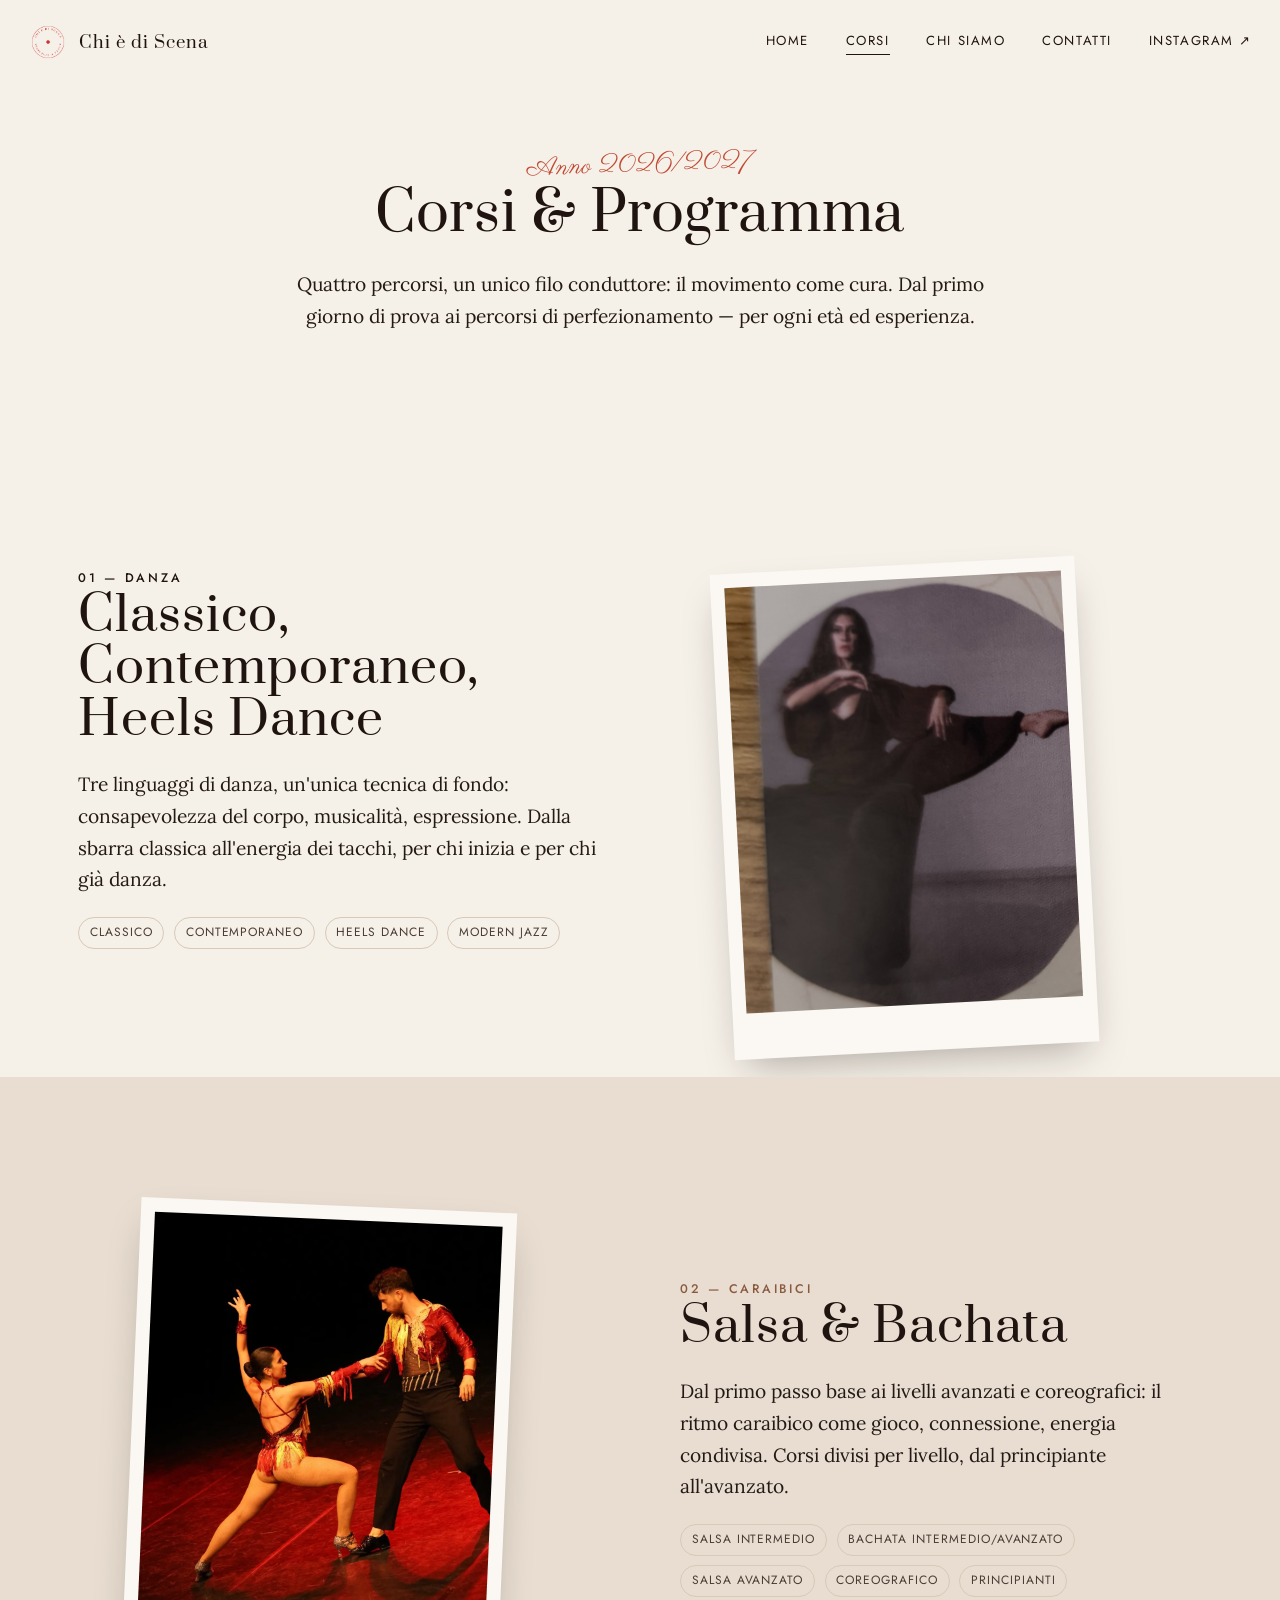
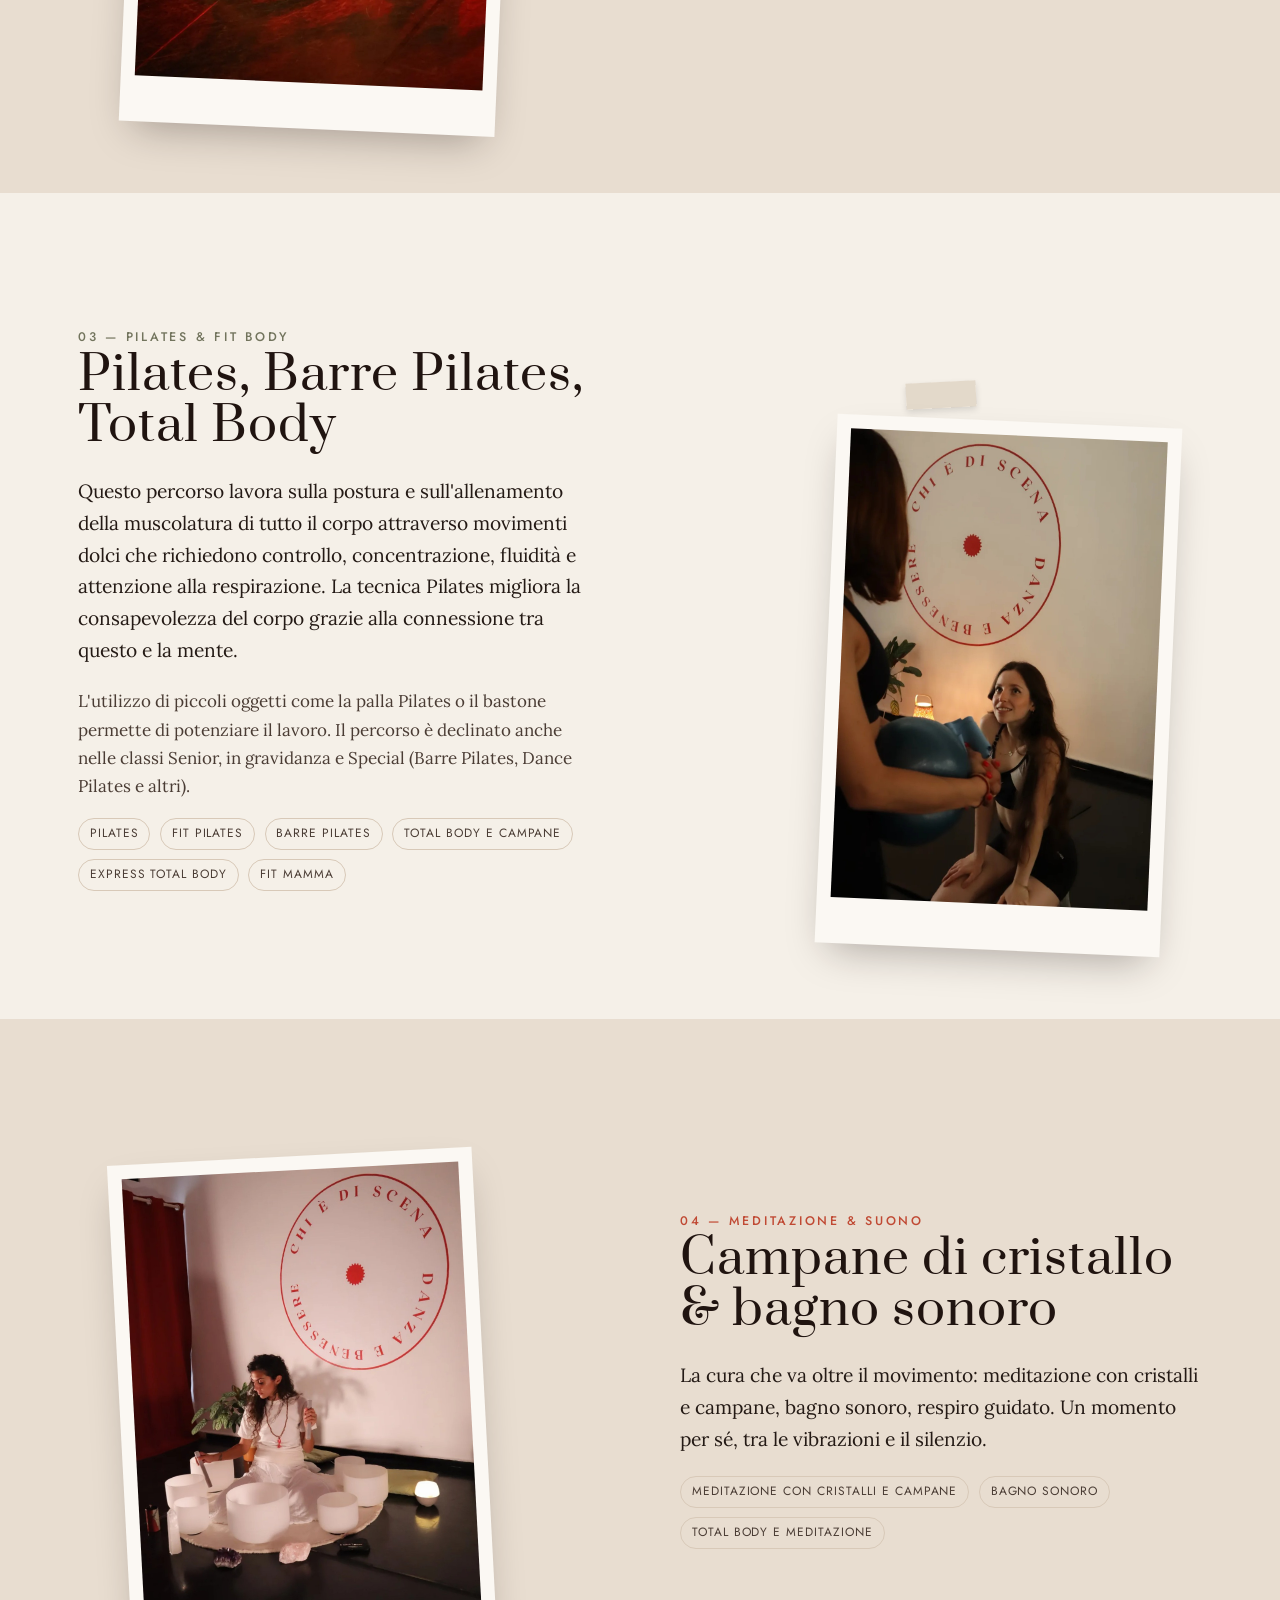
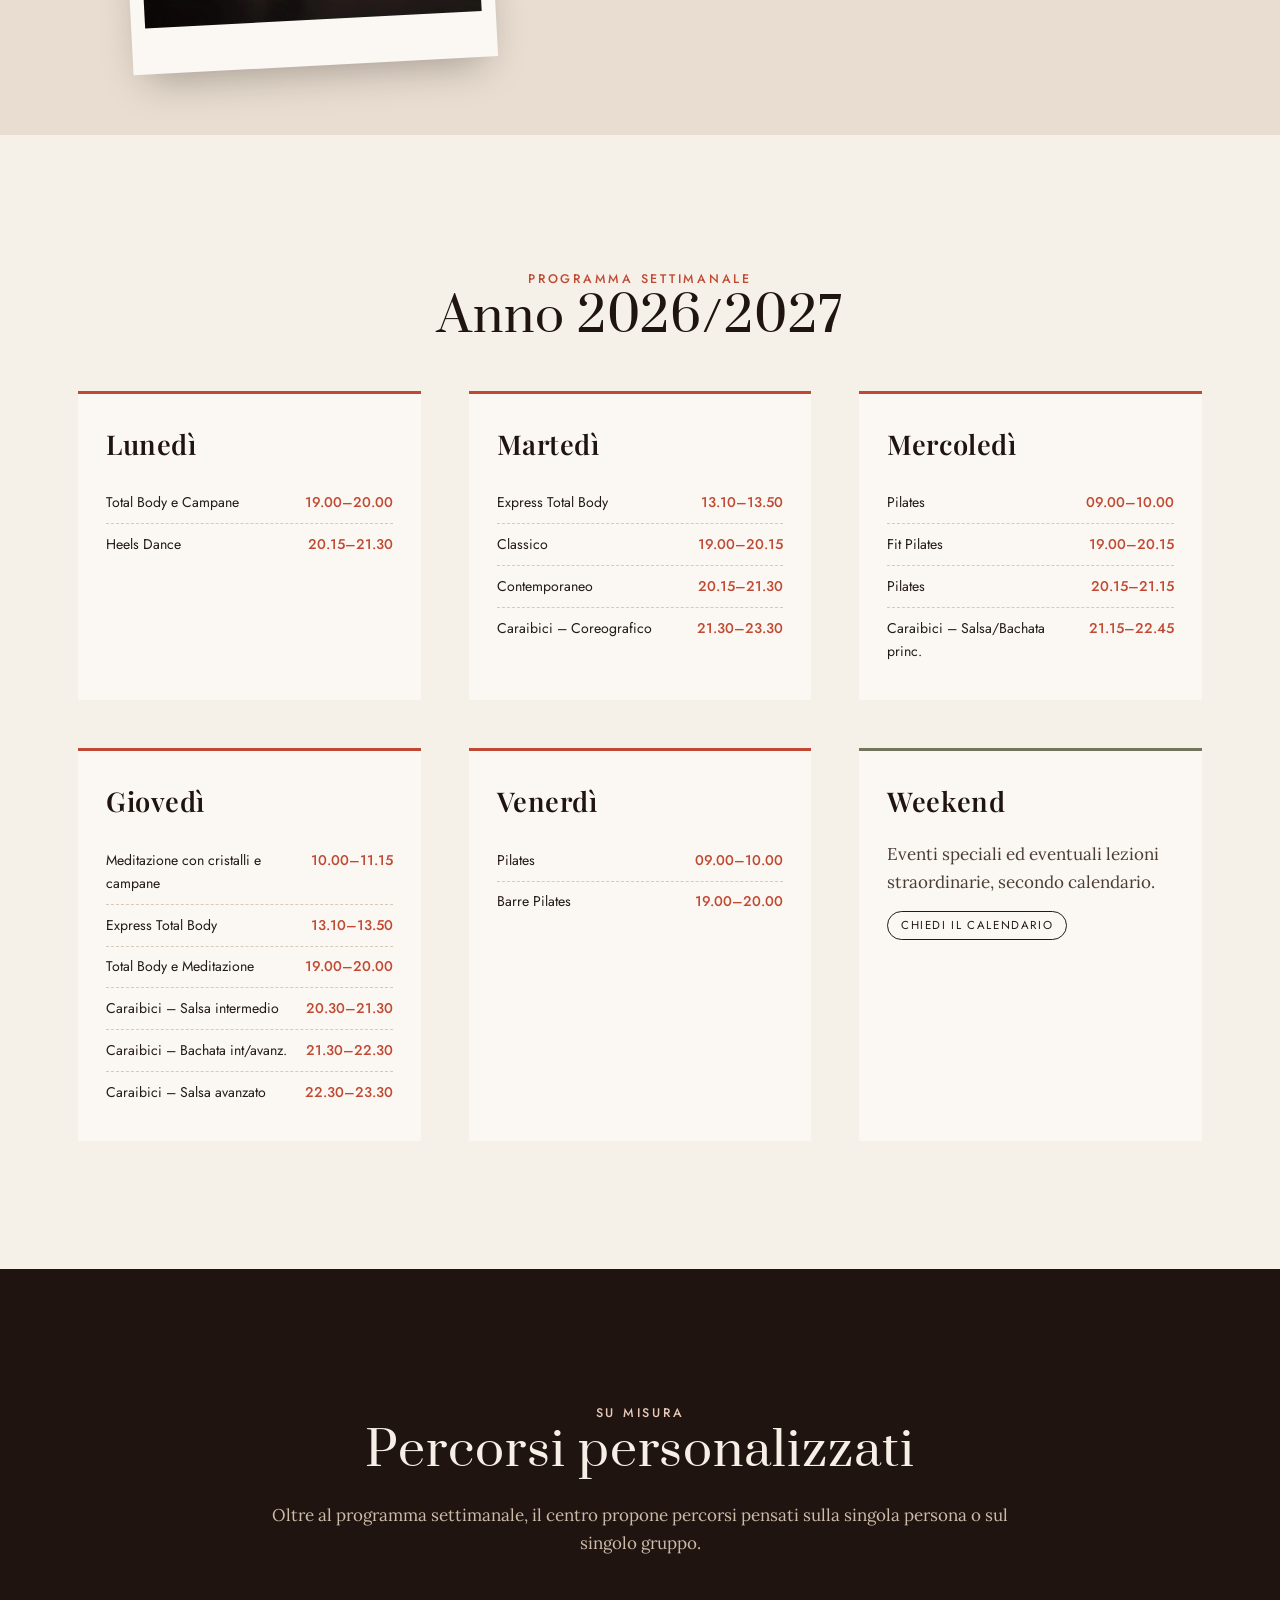
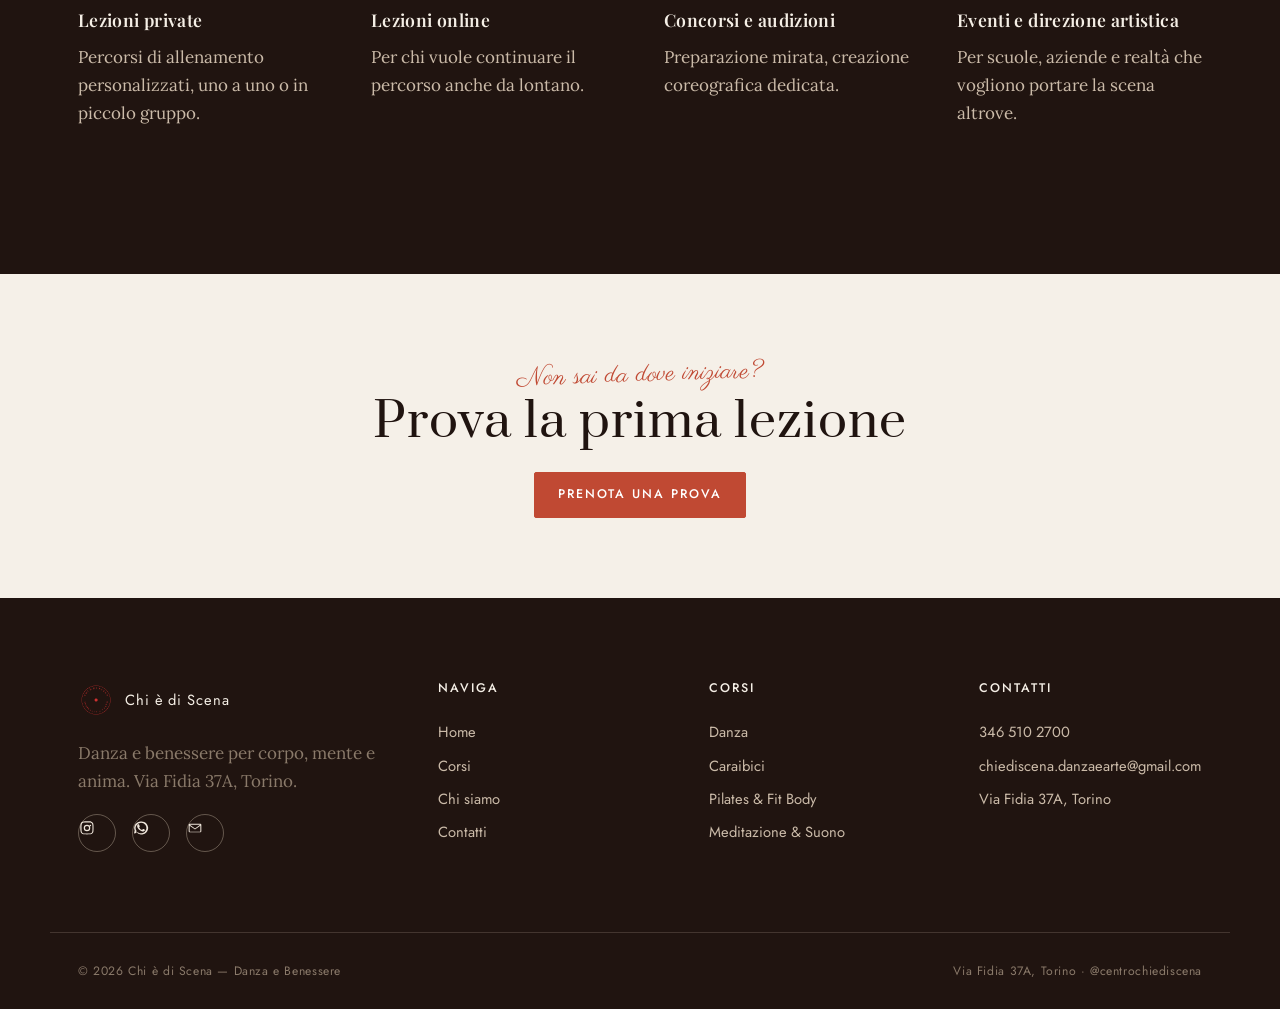
<file: corsi.html>
<!DOCTYPE html>
<html lang="it">
<head>
<meta charset="UTF-8">
<meta name="viewport" content="width=device-width, initial-scale=1.0">
<title>Corsi e Orari — Chi è di Scena | Torino</title>
<meta name="description" content="Danza, Caraibici, Pilates & Fit Body, Meditazione e Suono. Scopri tutti i corsi e il programma settimanale di Chi è di Scena, Torino.">
<link rel="icon" href="assets/img/logo-mark.png">
<link rel="stylesheet" href="assets/css/style.css">
</head>
<body>

<header class="site-header">
  <a href="index.html" class="brand"><img src="assets/img/logo-mark.png" alt="Chi è di Scena"> Chi è di Scena</a>
  <nav class="main-nav">
    <a href="index.html">Home</a>
    <a href="corsi.html" class="active">Corsi</a>
    <a href="chi-siamo.html">Chi siamo</a>
    <a href="contatti.html">Contatti</a>
    <a href="https://www.instagram.com/centrochiediscena/" target="_blank" rel="noopener">Instagram ↗</a>
  </nav>
  <button class="nav-toggle" aria-label="Apri il menu" aria-expanded="false"><span></span><span></span><span></span></button>
</header>

<section class="section-sm" style="padding-top: 9rem;">
  <div class="container center max-w reveal">
    <span class="script">Anno 2026/2027</span>
    <h1 style="font-size:clamp(2.2rem,5vw,3.4rem);">Corsi &amp; Programma</h1>
    <p class="lead">Quattro percorsi, un unico filo conduttore: il movimento come cura. Dal primo giorno di prova ai percorsi di perfezionamento — per ogni età ed esperienza.</p>
  </div>
</section>

<!-- ================= DANZA ================= -->
<section class="section" id="danza">
  <div class="container">
    <div class="grid grid-2" style="align-items:center; gap: var(--space-5);">
      <div class="reveal">
        <span class="eyebrow" style="color:var(--near-black);">01 — Danza</span>
        <h2>Classico, Contemporaneo, Heels Dance</h2>
        <p class="lead">Tre linguaggi di danza, un'unica tecnica di fondo: consapevolezza del corpo, musicalità, espressione. Dalla sbarra classica all'energia dei tacchi, per chi inizia e per chi già danza.</p>
        <div class="tag-list">
          <span>Classico</span><span>Contemporaneo</span><span>Heels Dance</span><span>Modern Jazz</span>
        </div>
      </div>
      <div class="collage reveal" style="height:380px; position:relative;">
        <div class="print r-1" style="position:absolute; width:70%; left:8%; top:0;"><img src="assets/img/photo-danza-scena.jpg" alt="Lezione di danza contemporanea"></div>
      </div>
    </div>
  </div>
</section>

<!-- ================= CARAIBICI ================= -->
<section class="section deep" id="caraibici">
  <div class="container">
    <div class="grid grid-2" style="align-items:center; gap: var(--space-5);">
      <div class="reveal" style="order:2;">
        <span class="eyebrow" style="color:var(--terracotta);">02 — Caraibici</span>
        <h2>Salsa &amp; Bachata</h2>
        <p class="lead">Dal primo passo base ai livelli avanzati e coreografici: il ritmo caraibico come gioco, connessione, energia condivisa. Corsi divisi per livello, dal principiante all'avanzato.</p>
        <div class="tag-list">
          <span>Salsa intermedio</span><span>Bachata intermedio/avanzato</span><span>Salsa avanzato</span><span>Coreografico</span><span>Principianti</span>
        </div>
      </div>
      <div class="collage reveal" style="order:1; height:460px; position:relative;">
        <div class="print r-2" style="position:absolute; width:72%; left:10%; top:0;"><img src="assets/img/caraibici.jpg" alt="Coppia durante un'esibizione di Salsa"></div>
      </div>
    </div>
  </div>
</section>

<!-- ================= PILATES ================= -->
<section class="section" id="pilates">
  <div class="container">
    <div class="grid grid-2" style="align-items:center; gap: var(--space-5);">
      <div class="reveal">
        <span class="eyebrow" style="color:var(--sage);">03 — Pilates &amp; Fit Body</span>
        <h2>Pilates, Barre Pilates, Total Body</h2>
        <p class="lead">Questo percorso lavora sulla postura e sull'allenamento della muscolatura di tutto il corpo attraverso movimenti dolci che richiedono controllo, concentrazione, fluidità e attenzione alla respirazione. La tecnica Pilates migliora la consapevolezza del corpo grazie alla connessione tra questo e la mente.</p>
        <p>L'utilizzo di piccoli oggetti come la palla Pilates o il bastone permette di potenziare il lavoro. Il percorso è declinato anche nelle classi Senior, in gravidanza e Special (Barre Pilates, Dance Pilates e altri).</p>
        <div class="tag-list">
          <span>Pilates</span><span>Fit Pilates</span><span>Barre Pilates</span><span>Total Body e Campane</span><span>Express Total Body</span><span>Fit Mamma</span>
        </div>
      </div>
      <div class="collage reveal" style="height:420px; position:relative;">
        <div class="tape"></div>
        <div class="print r-2" style="position:absolute; width:66%; right:6%; top:6%;"><img src="assets/img/studio-interior-crop.jpg" alt="Lezione di Pilates con la palla"></div>
      </div>
    </div>
  </div>
</section>

<!-- ================= MEDITAZIONE ================= -->
<section class="section deep" id="meditazione">
  <div class="container">
    <div class="grid grid-2" style="align-items:center; gap: var(--space-5);">
      <div class="reveal" style="order:2;">
        <span class="eyebrow" style="color:var(--brick);">04 — Meditazione &amp; Suono</span>
        <h2>Campane di cristallo &amp; bagno sonoro</h2>
        <p class="lead">La cura che va oltre il movimento: meditazione con cristalli e campane, bagno sonoro, respiro guidato. Un momento per sé, tra le vibrazioni e il silenzio.</p>
        <div class="tag-list">
          <span>Meditazione con cristalli e campane</span><span>Bagno sonoro</span><span>Total Body e Meditazione</span>
        </div>
      </div>
      <div class="collage reveal" style="order:1; height:460px; position:relative;">
        <div class="print r-1" style="position:absolute; width:70%; left:8%; top:2%;"><img src="assets/img/meditazione-campane.jpg" alt="Meditazione con campane di cristallo"></div>
      </div>
    </div>
  </div>
</section>

<!-- ================= ORARIO ================= -->
<section class="section">
  <div class="container">
    <div class="kicker-block center reveal">
      <span class="eyebrow">Programma settimanale</span>
      <h2>Anno 2026/2027</h2>
    </div>

    <div class="grid grid-3 stagger" style="margin-top: var(--space-4);">
      <div class="day-card reveal">
        <h3>Lunedì</h3>
        <div class="slot"><span>Total Body e Campane</span><time>19.00–20.00</time></div>
        <div class="slot"><span>Heels Dance</span><time>20.15–21.30</time></div>
      </div>
      <div class="day-card reveal">
        <h3>Martedì</h3>
        <div class="slot"><span>Express Total Body</span><time>13.10–13.50</time></div>
        <div class="slot"><span>Classico</span><time>19.00–20.15</time></div>
        <div class="slot"><span>Contemporaneo</span><time>20.15–21.30</time></div>
        <div class="slot"><span>Caraibici – Coreografico</span><time>21.30–23.30</time></div>
      </div>
      <div class="day-card reveal">
        <h3>Mercoledì</h3>
        <div class="slot"><span>Pilates</span><time>09.00–10.00</time></div>
        <div class="slot"><span>Fit Pilates</span><time>19.00–20.15</time></div>
        <div class="slot"><span>Pilates</span><time>20.15–21.15</time></div>
        <div class="slot"><span>Caraibici – Salsa/Bachata princ.</span><time>21.15–22.45</time></div>
      </div>
      <div class="day-card reveal">
        <h3>Giovedì</h3>
        <div class="slot"><span>Meditazione con cristalli e campane</span><time>10.00–11.15</time></div>
        <div class="slot"><span>Express Total Body</span><time>13.10–13.50</time></div>
        <div class="slot"><span>Total Body e Meditazione</span><time>19.00–20.00</time></div>
        <div class="slot"><span>Caraibici – Salsa intermedio</span><time>20.30–21.30</time></div>
        <div class="slot"><span>Caraibici – Bachata int/avanz.</span><time>21.30–22.30</time></div>
        <div class="slot"><span>Caraibici – Salsa avanzato</span><time>22.30–23.30</time></div>
      </div>
      <div class="day-card reveal">
        <h3>Venerdì</h3>
        <div class="slot"><span>Pilates</span><time>09.00–10.00</time></div>
        <div class="slot"><span>Barre Pilates</span><time>19.00–20.00</time></div>
      </div>
      <div class="day-card reveal" style="border-top-color:var(--sage);">
        <h3>Weekend</h3>
        <p style="margin-bottom:0.8rem;">Eventi speciali ed eventuali lezioni straordinarie, secondo calendario.</p>
        <a href="contatti.html" class="badge-oval">Chiedi il calendario</a>
      </div>
    </div>
  </div>
</section>

<!-- ================= PERCORSI SPECIALI ================= -->
<section class="section dark">
  <div class="container">
    <div class="kicker-block center reveal">
      <span class="eyebrow" style="color:#e8c9ba;">Su misura</span>
      <h2 style="color:#f5efe6;">Percorsi personalizzati</h2>
      <p class="max-w center" style="color:#cbbba9;">Oltre al programma settimanale, il centro propone percorsi pensati sulla singola persona o sul singolo gruppo.</p>
    </div>
    <div class="grid grid-4 stagger" style="margin-top: var(--space-4);">
      <div class="reveal"><h3 style="color:#f5efe6; font-size:1.1rem;">Lezioni private</h3><p style="color:#cbbba9;">Percorsi di allenamento personalizzati, uno a uno o in piccolo gruppo.</p></div>
      <div class="reveal"><h3 style="color:#f5efe6; font-size:1.1rem;">Lezioni online</h3><p style="color:#cbbba9;">Per chi vuole continuare il percorso anche da lontano.</p></div>
      <div class="reveal"><h3 style="color:#f5efe6; font-size:1.1rem;">Concorsi e audizioni</h3><p style="color:#cbbba9;">Preparazione mirata, creazione coreografica dedicata.</p></div>
      <div class="reveal"><h3 style="color:#f5efe6; font-size:1.1rem;">Eventi e direzione artistica</h3><p style="color:#cbbba9;">Per scuole, aziende e realtà che vogliono portare la scena altrove.</p></div>
    </div>
  </div>
</section>

<section class="section-sm center">
  <div class="container reveal">
    <span class="script">Non sai da dove iniziare?</span>
    <h2>Prova la prima lezione</h2>
    <a href="contatti.html" class="btn primary">Prenota una prova</a>
  </div>
</section>

<footer class="site-footer">
  <div class="container footer-grid">
    <div>
      <a href="index.html" class="brand" style="color:#f5efe6; margin-bottom:1rem; display:inline-flex;"><img src="assets/img/logo-mark.png" alt="" style="height:36px;width:36px;"> Chi è di Scena</a>
      <p style="color:#8a7a6a; max-width:26em;">Danza e benessere per corpo, mente e anima. Via Fidia 37A, Torino.</p>
      <div class="social-row">
        <a href="https://www.instagram.com/centrochiediscena/" target="_blank" rel="noopener" aria-label="Instagram"><svg viewBox="0 0 24 24"><path d="M12 2c2.7 0 3.1 0 4.1.06 1.1.05 1.8.2 2.4.45.7.27 1.2.62 1.7 1.13.5.5.9 1 1.1 1.7.2.6.4 1.3.4 2.4.1 1 .1 1.4.1 4.1s0 3.1-.1 4.1c-.1 1.1-.2 1.8-.4 2.4-.3.7-.6 1.2-1.1 1.7-.5.5-1 .9-1.7 1.1-.6.2-1.3.4-2.4.4-1 .1-1.4.1-4.1.1s-3.1 0-4.1-.1c-1.1-.1-1.8-.2-2.4-.4-.7-.3-1.2-.6-1.7-1.1-.5-.5-.9-1-1.1-1.7-.2-.6-.4-1.3-.4-2.4C2 15.1 2 14.7 2 12s0-3.1.1-4.1c.1-1.1.2-1.8.4-2.4.3-.7.6-1.2 1.1-1.7.5-.5 1-.9 1.7-1.1.6-.2 1.3-.4 2.4-.4C8.9 2 9.3 2 12 2zm0 1.8c-2.6 0-3 0-4 .1-1 .1-1.5.2-1.9.4-.5.2-.8.4-1.1.7-.3.3-.6.6-.7 1.1-.2.4-.3.9-.4 1.9-.1 1-.1 1.4-.1 4s0 3 .1 4c.1 1 .2 1.5.4 1.9.2.5.4.8.7 1.1.3.3.6.6 1.1.7.4.2.9.3 1.9.4 1 .1 1.4.1 4 .1s3 0 4-.1c1-.1 1.5-.2 1.9-.4.5-.2.8-.4 1.1-.7.3-.3.6-.6.7-1.1.2-.4.3-.9.4-1.9.1-1 .1-1.4.1-4s0-3-.1-4c-.1-1-.2-1.5-.4-1.9-.2-.5-.4-.8-.7-1.1-.3-.3-.6-.6-1.1-.7-.4-.2-.9-.3-1.9-.4-1-.1-1.4-.1-4-.1zm0 3.3a4.9 4.9 0 110 9.8 4.9 4.9 0 010-9.8zm0 1.8a3.1 3.1 0 100 6.2 3.1 3.1 0 000-6.2zm5.1-1.9a1.15 1.15 0 110 2.3 1.15 1.15 0 010-2.3z"/></svg></a>
        <a href="https://wa.me/393465102700" target="_blank" rel="noopener" aria-label="WhatsApp"><svg viewBox="0 0 24 24"><path d="M17.5 14.4c-.3-.15-1.7-.85-2-.95-.27-.1-.46-.15-.66.15-.2.3-.75 .95-.92 1.14-.17.2-.34.22-.63.07-.3-.15-1.24-.46-2.36-1.46-.87-.78-1.46-1.74-1.63-2.03-.17-.3-.02-.46.13-.6.13-.13.3-.34.44-.5.15-.17.2-.3.3-.5.1-.2.05-.37-.02-.52-.08-.15-.66-1.6-.92-2.18-.24-.58-.48-.5-.66-.5h-.56c-.2 0-.5.07-.77.37-.26.3-1 .98-1 2.4s1.03 2.78 1.18 2.97c.15.2 2.02 3.08 4.9 4.32.68.3 1.22.47 1.63.6.68.22 1.31.19 1.8.11.55-.08 1.7-.7 1.94-1.36.24-.67.24-1.24.17-1.36-.07-.12-.26-.2-.56-.35zM12 2.2A9.8 9.8 0 002.5 15.7L1.5 20.3l4.7-1.2A9.8 9.8 0 1012 2.2zm0 1.8a8 8 0 11-4.3 14.7l-.3-.2-2.8.7.75-2.75-.2-.3A8 8 0 0112 4z"/></svg></a>
        <a href="mailto:chiediscena.danzaearte@gmail.com" aria-label="Email"><svg viewBox="0 0 24 24"><path d="M4 5.5h16A1.5 1.5 0 0121.5 7v10a1.5 1.5 0 01-1.5 1.5H4A1.5 1.5 0 012.5 17V7A1.5 1.5 0 014 5.5zm.3 1.5L12 12.8 19.7 7H4.3zM20 8.6l-7.6 5.4a.7.7 0 01-.8 0L4 8.6V17c0 .3.2.5.5.5h15c.3 0 .5-.2.5-.5V8.6z"/></svg></a>
      </div>
    </div>
    <div>
      <h4>Naviga</h4>
      <a href="index.html">Home</a>
      <a href="corsi.html">Corsi</a>
      <a href="chi-siamo.html">Chi siamo</a>
      <a href="contatti.html">Contatti</a>
    </div>
    <div>
      <h4>Corsi</h4>
      <a href="corsi.html#danza">Danza</a>
      <a href="corsi.html#caraibici">Caraibici</a>
      <a href="corsi.html#pilates">Pilates &amp; Fit Body</a>
      <a href="corsi.html#meditazione">Meditazione &amp; Suono</a>
    </div>
    <div>
      <h4>Contatti</h4>
      <a href="tel:+393465102700">346 510 2700</a>
      <a href="mailto:chiediscena.danzaearte@gmail.com">chiediscena.danzaearte@gmail.com</a>
      <a href="https://maps.google.com/?q=Via+Fidia+37A+Torino" target="_blank" rel="noopener">Via Fidia 37A, Torino</a>
    </div>
  </div>
  <div class="container footer-bottom">
    <span>© <span data-year>2026</span> Chi è di Scena — Danza e Benessere</span>
    <span>Via Fidia 37A, Torino · @centrochiediscena</span>
  </div>
</footer>

<script src="assets/js/main.js"></script>
</body>
</html>
</file>
<file: assets/css/style.css>
/* ============================================================
   CHI È DI SCENA — sistema di design
   Palette e tipografia derivate dall'analisi cromatica reale
   del profilo Instagram @centrochiediscena e dal materiale
   grafico del centro (logo, brochure).
   ============================================================ */

@import url('https://fonts.googleapis.com/css2?family=Playfair+Display:ital,wght@0,400;0,500;0,600;0,700;1,400;1,500&family=Prata&family=Parisienne&family=Lora:ital,wght@0,400;0,500;1,400&family=Jost:wght@300;400;500;600&display=swap');

:root{
  /* colore — campionato dai contenuti reali del profilo */
  --ink: #241a15;
  --ink-soft: #4a3c34;
  --cream: #f5f0e8;
  --cream-deep: #e8ddd0;
  --cream-line: #d8c9b8;
  --paper: #fbf8f3;
  --brick: #c04933;
  --brick-deep: #9c3a27;
  --sage: #72745d;
  --terracotta: #8a5a3f;
  --near-black: #201410;

  --font-display: 'Prata', 'Playfair Display', 'Times New Roman', serif;
  --font-display-alt: 'Playfair Display', 'Times New Roman', serif;
  --font-script: 'Parisienne', cursive;
  --font-body: 'Lora', Georgia, serif;
  --font-ui: 'Jost', 'Helvetica Neue', Arial, sans-serif;

  --container: 1180px;
  --space-1: 0.5rem;
  --space-2: 1rem;
  --space-3: 1.75rem;
  --space-4: 3rem;
  --space-5: 5rem;
  --space-6: 8rem;

  --ease: cubic-bezier(.22,.61,.36,1);
}

*, *::before, *::after{ box-sizing: border-box; }
html{ scroll-behavior: smooth; }
@media (prefers-reduced-motion: reduce){
  html{ scroll-behavior: auto; }
  *, *::before, *::after{ animation-duration: 0.001ms !important; animation-iteration-count: 1 !important; transition-duration: 0.001ms !important; scroll-behavior: auto !important; }
}

body{
  margin:0;
  background: var(--cream);
  color: var(--ink);
  font-family: var(--font-body);
  font-size: 17px;
  line-height: 1.65;
  -webkit-font-smoothing: antialiased;
  overflow-x: hidden;
}

img{ max-width:100%; display:block; }
a{ color: inherit; text-decoration:none; }

h1,h2,h3,h4{
  font-family: var(--font-display);
  font-weight: 600;
  letter-spacing: 0.02em;
  margin: 0 0 0.5em;
  color: var(--near-black);
}
h1{ font-size: clamp(2.6rem, 6vw, 5rem); line-height: 1.03; letter-spacing: 0.01em; font-weight: 400; }
h2{ font-size: clamp(2rem, 4vw, 3rem); line-height: 1.08; font-weight: 400; }
h3{ font-family: var(--font-display-alt); font-weight: 600; font-size: clamp(1.3rem, 2.2vw, 1.7rem); }

p{ margin: 0 0 1.1em; color: var(--ink-soft); }
p.lead{ font-size: 1.2rem; color: var(--ink); }

.script{
  font-family: var(--font-script);
  color: var(--brick);
  font-size: 1.6rem;
  display:inline-block;
  transform: rotate(-2deg);
}

.eyebrow{
  font-family: var(--font-ui);
  font-size: 0.78rem;
  letter-spacing: 0.22em;
  text-transform: uppercase;
  color: var(--brick);
  font-weight: 500;
}

.container{ max-width: var(--container); margin: 0 auto; padding: 0 var(--space-3); }
.section{ padding: var(--space-6) 0; position: relative; }
.section-sm{ padding: var(--space-5) 0; }
.dark{ background: var(--near-black); color: #efe6db; }
.dark p{ color: #cbbba9; }
.dark h1, .dark h2, .dark h3{ color: #f5efe6; }
.deep{ background: var(--cream-deep); }

/* ---------- buttons ---------- */
.btn{
  font-family: var(--font-ui);
  font-size: 0.78rem;
  letter-spacing: 0.16em;
  text-transform: uppercase;
  font-weight: 500;
  display: inline-flex;
  align-items: center;
  gap: 0.6em;
  padding: 0.95em 1.8em;
  border: 1px solid currentColor;
  border-radius: 2px;
  background: transparent;
  color: var(--near-black);
  cursor: pointer;
  transition: background .45s var(--ease), color .45s var(--ease), transform .3s var(--ease);
  position: relative;
}
.btn:hover{ background: var(--near-black); color: var(--cream); transform: translateY(-2px); }
.btn.primary{ background: var(--brick); border-color: var(--brick); color: #fff; }
.btn.primary:hover{ background: var(--brick-deep); border-color: var(--brick-deep); color:#fff; }
.dark .btn{ color: #efe6db; }
.dark .btn:hover{ background:#efe6db; color: var(--near-black); }

/* ---------- badge / oval handle ---------- */
.badge-oval{
  display:inline-block;
  border: 1px solid currentColor;
  border-radius: 999px;
  padding: 0.35em 1.1em;
  font-family: var(--font-ui);
  font-size: 0.72rem;
  letter-spacing: 0.14em;
  text-transform: uppercase;
}

/* ---------- signature mark (rotating sunburst) ---------- */
.mark{
  width: 26px; height:26px;
  display:inline-block;
  animation: spin 70s linear infinite;
  flex-shrink: 0;
}
@keyframes spin{ to{ transform: rotate(360deg); } }

/* ---------- header / nav ---------- */
.site-header{
  position: fixed; top:0; left:0; right:0; z-index: 100;
  display:flex; align-items:center; justify-content:space-between;
  padding: 1.4rem var(--space-3);
  transition: background .5s var(--ease), padding .4s var(--ease), box-shadow .4s var(--ease);
}
.site-header.solid{
  background: rgba(245,240,232,0.92);
  backdrop-filter: blur(10px);
  padding: 0.9rem var(--space-3);
  box-shadow: 0 1px 0 var(--cream-line);
}
.brand{ display:flex; align-items:center; gap:0.7rem; font-family: var(--font-display); font-size:1.05rem; letter-spacing:0.06em; }
.brand img{ height: 40px; width:40px; transition: filter .4s; }
.site-header.on-dark .brand{ color:#f5efe6; }
.site-header:not(.on-dark) .brand{ color: var(--near-black); }

nav.main-nav{ display:flex; align-items:center; gap: 2.3rem; }
nav.main-nav a{
  font-family: var(--font-ui); font-size: 0.82rem; letter-spacing:0.12em; text-transform:uppercase;
  position:relative; padding-bottom:4px;
}
nav.main-nav a::after{
  content:''; position:absolute; left:0; right:100%; bottom:0; height:1px; background:currentColor;
  transition: right .4s var(--ease);
}
nav.main-nav a:hover::after, nav.main-nav a.active::after{ right:0; }
.site-header.on-dark nav a{ color:#efe6db; }
.site-header:not(.on-dark) nav a{ color: var(--near-black); }

.nav-toggle{ display:none; background:none; border:0; cursor:pointer; z-index:200; }
.nav-toggle span{ display:block; width:26px; height:1px; background:currentColor; margin:6px 0; transition: transform .35s var(--ease), opacity .35s; }
.nav-toggle.open span:nth-child(1){ transform: translateY(7px) rotate(45deg); }
.nav-toggle.open span:nth-child(2){ opacity:0; }
.nav-toggle.open span:nth-child(3){ transform: translateY(-7px) rotate(-45deg); }
.nav-toggle.open{ color:#f5efe6 !important; }
.site-header.on-dark .nav-toggle{ color:#efe6db; }
.site-header:not(.on-dark) .nav-toggle{ color: var(--near-black); }

@media (max-width: 860px){
  nav.main-nav{
    position: fixed; inset:0; background: var(--near-black);
    flex-direction: column; justify-content:center; gap: 2.2rem;
    transform: translateX(100%); transition: transform .55s var(--ease);
  }
  nav.main-nav.open{ transform: translateX(0); }
  nav.main-nav a{ color:#f5efe6 !important; font-size:1.1rem; }
  .nav-toggle{ display:block; }
  body.menu-open{ overflow:hidden; }
}

/* ---------- hero ---------- */
.hero{
  min-height: 100svh;
  display:flex; align-items:flex-end;
  position: relative;
  background-size: cover; background-position: center;
  color:#f5efe6;
  padding-bottom: var(--space-6);
}
.hero::before{
  content:''; position:absolute; inset:0;
  background: linear-gradient(180deg, rgba(20,13,10,0.35) 0%, rgba(20,13,10,0.35) 40%, rgba(20,13,10,0.88) 100%);
}
.hero-inner{ position:relative; z-index:2; }
.hero .script{ color:#e8c9ba; }
.hero h1{ color:#faf6f0; margin: 0.15em 0 0.5em; }
.hero p.lead{ color:#d8c9ba; max-width: 34em; }
.hero-cta{ display:flex; gap:1rem; flex-wrap:wrap; margin-top: 1.8rem; }
.scroll-cue{
  position:absolute; bottom: 2.2rem; left: 50%; transform: translateX(-50%);
  display:flex; flex-direction:column; align-items:center; gap:.5rem;
  font-family: var(--font-ui); font-size:.68rem; letter-spacing:.2em; text-transform:uppercase; color:#cbbba9;
  z-index:2;
}
.scroll-cue .line{ width:1px; height: 34px; background: currentColor; animation: cue 2.2s ease-in-out infinite; transform-origin:top; }
@keyframes cue{ 0%{ transform: scaleY(0); opacity:0;} 40%{ transform: scaleY(1); opacity:1;} 100%{ transform: scaleY(0); opacity:0; transform-origin:bottom;} }

/* ---------- reveal-on-scroll ---------- */
.reveal{ opacity:0; transform: translateY(28px); transition: opacity .9s var(--ease), transform .9s var(--ease); }
.reveal.in{ opacity:1; transform: translateY(0); }
.stagger .reveal:nth-child(1){ transition-delay: .05s; }
.stagger .reveal:nth-child(2){ transition-delay: .15s; }
.stagger .reveal:nth-child(3){ transition-delay: .25s; }
.stagger .reveal:nth-child(4){ transition-delay: .35s; }

/* ---------- layout helpers ---------- */
.grid{ display:grid; gap: var(--space-4); }
.grid-2{ grid-template-columns: 1fr 1fr; }
.grid-3{ grid-template-columns: repeat(3, 1fr); }
.grid-4{ grid-template-columns: repeat(4, 1fr); }
@media (max-width: 900px){ .grid-2, .grid-3, .grid-4{ grid-template-columns: 1fr; } }

.center{ text-align:center; }
.max-w{ max-width: 44em; margin-left:auto; margin-right:auto; }

.kicker-block{ margin-bottom: var(--space-3); }
.divider{ width: 64px; height:1px; background: var(--brick); margin: 1.4rem auto; border:0; }
.divider.left{ margin-left:0; }

/* ---------- polaroid / collage photo treatment ---------- */
.collage{ position:relative; }
.print{
  background: var(--paper);
  padding: 14px 14px 46px;
  box-shadow: 0 18px 40px -14px rgba(32,20,16,0.35);
  transition: transform .5s var(--ease), box-shadow .5s var(--ease);
}
.print img{ width:100%; height:100%; object-fit:cover; }
.print:hover{ transform: rotate(0deg) scale(1.02) !important; box-shadow: 0 26px 50px -12px rgba(32,20,16,0.42); }
.print.r-1{ transform: rotate(-3deg); }
.print.r-2{ transform: rotate(2.5deg); }
.print.r-3{ transform: rotate(-1.5deg); }
.tape{
  position:absolute; top:-14px; left:50%; transform: translateX(-50%) rotate(-3deg);
  width: 70px; height: 26px; background: rgba(214,199,178,0.55); box-shadow: 0 3px 6px rgba(0,0,0,.12);
}

/* ---------- pillar cards ---------- */
.pillar{
  padding: var(--space-4) var(--space-3);
  position:relative; overflow:hidden;
  transition: transform .5s var(--ease);
}
.pillar:hover{ transform: translateY(-6px); }
.pillar .eyebrow{ margin-bottom:0.6rem; display:block; }
.pillar-num{ font-family: var(--font-display); font-size:0.85rem; color: var(--cream-line); position:absolute; top:1.2rem; right:1.4rem; }

/* ---------- quote ---------- */
.big-quote{
  font-family: var(--font-display-alt); font-style: italic; font-weight:400;
  font-size: clamp(1.5rem, 3vw, 2.3rem); line-height:1.45; color:#f5efe6;
  max-width: 26em; margin: 0 auto;
}

/* ---------- footer ---------- */
footer.site-footer{
  background: var(--near-black); color:#cbbba9; padding: var(--space-5) 0 var(--space-3);
}
footer.site-footer h4{ color:#f5efe6; font-family: var(--font-ui); font-size:0.78rem; letter-spacing:.16em; text-transform:uppercase; font-weight:500; margin-bottom:1.1rem;}
footer.site-footer a{ display:block; padding: .28rem 0; font-family: var(--font-ui); font-size:.92rem; color:#cbbba9; transition: color .3s; }
footer.site-footer a:hover{ color:#f5efe6; }
.footer-grid{ display:grid; grid-template-columns: 1.4fr 1fr 1fr 1fr; gap: var(--space-4); }
@media (max-width: 760px){ .footer-grid{ grid-template-columns: 1fr 1fr; } }
.footer-bottom{ margin-top: var(--space-5); padding-top: var(--space-3); border-top: 1px solid rgba(203,187,169,0.2); display:flex; justify-content:space-between; flex-wrap:wrap; gap:1rem; font-family: var(--font-ui); font-size:.76rem; letter-spacing:.05em; color:#8a7a6a; }
.social-row{ display:flex; gap:1rem; margin-top:.8rem; }
.social-row a{ width:38px; height:38px; border:1px solid rgba(203,187,169,0.4); border-radius:50%; display:flex; align-items:center; justify-content:center; padding:0; transition: border-color .3s, transform .3s; }
.social-row a:hover{ border-color:#f5efe6; transform: translateY(-3px); }
.social-row svg{ width:16px; height:16px; fill:#efe6db; }

/* ---------- Instagram strip ---------- */
.ig-strip{ display:grid; grid-template-columns: repeat(5,1fr); gap: 3px; }
.ig-strip a{ position:relative; display:block; aspect-ratio:1/1; overflow:hidden; }
.ig-strip img{ width:100%; height:100%; object-fit:cover; transition: transform .7s var(--ease); }
.ig-strip a:hover img{ transform: scale(1.08); }
.ig-strip a::after{ content:''; position:absolute; inset:0; background: rgba(192,73,51,0); transition: background .4s; }
.ig-strip a:hover::after{ background: rgba(192,73,51,0.18); }
@media (max-width: 760px){ .ig-strip{ grid-template-columns: repeat(3,1fr);} }

/* ---------- misc utility ---------- */
.tag-list{ display:flex; flex-wrap:wrap; gap:.6rem; }
.tag-list span{ font-family: var(--font-ui); font-size:.75rem; letter-spacing:.08em; text-transform:uppercase; border:1px solid var(--cream-line); padding:.4em 0.9em; border-radius:999px; color: var(--ink-soft); }

hr.rule{ border:0; border-top:1px solid var(--cream-line); margin: var(--space-4) 0; }
.dark hr.rule{ border-color: rgba(203,187,169,0.2); }

table.schedule{ width:100%; border-collapse: collapse; font-family: var(--font-ui); }
table.schedule caption{ text-align:left; font-family: var(--font-display); font-size:1.4rem; margin-bottom:1rem; color: var(--near-black); }
table.schedule th{ text-align:left; font-size:.72rem; letter-spacing:.14em; text-transform:uppercase; color: var(--brick); padding: .8rem .6rem; border-bottom:1px solid var(--cream-line); }
table.schedule td{ padding: .85rem .6rem; border-bottom:1px solid var(--cream-line); font-size:.94rem; color: var(--ink-soft); }
table.schedule td.time{ font-family: var(--font-ui); color: var(--near-black); font-weight:500; white-space:nowrap; }

.day-card{ background: var(--paper); padding: var(--space-3); border-top: 3px solid var(--brick); }
.day-card h3{ margin-bottom: 1rem; }
.day-card .slot{ display:flex; justify-content:space-between; gap:1rem; padding:.55rem 0; border-bottom: 1px dashed var(--cream-line); font-family: var(--font-ui); font-size:.88rem; }
.day-card .slot:last-child{ border-bottom:0; }
.day-card .slot time{ color: var(--brick); white-space:nowrap; font-weight:500; }

.map-frame{ width:100%; height: 420px; border:0; filter: grayscale(35%) sepia(8%); }

@media (max-width: 640px){
  .section{ padding: var(--space-5) 0; }
  .footer-grid{ grid-template-columns: 1fr; }
}
</file>
